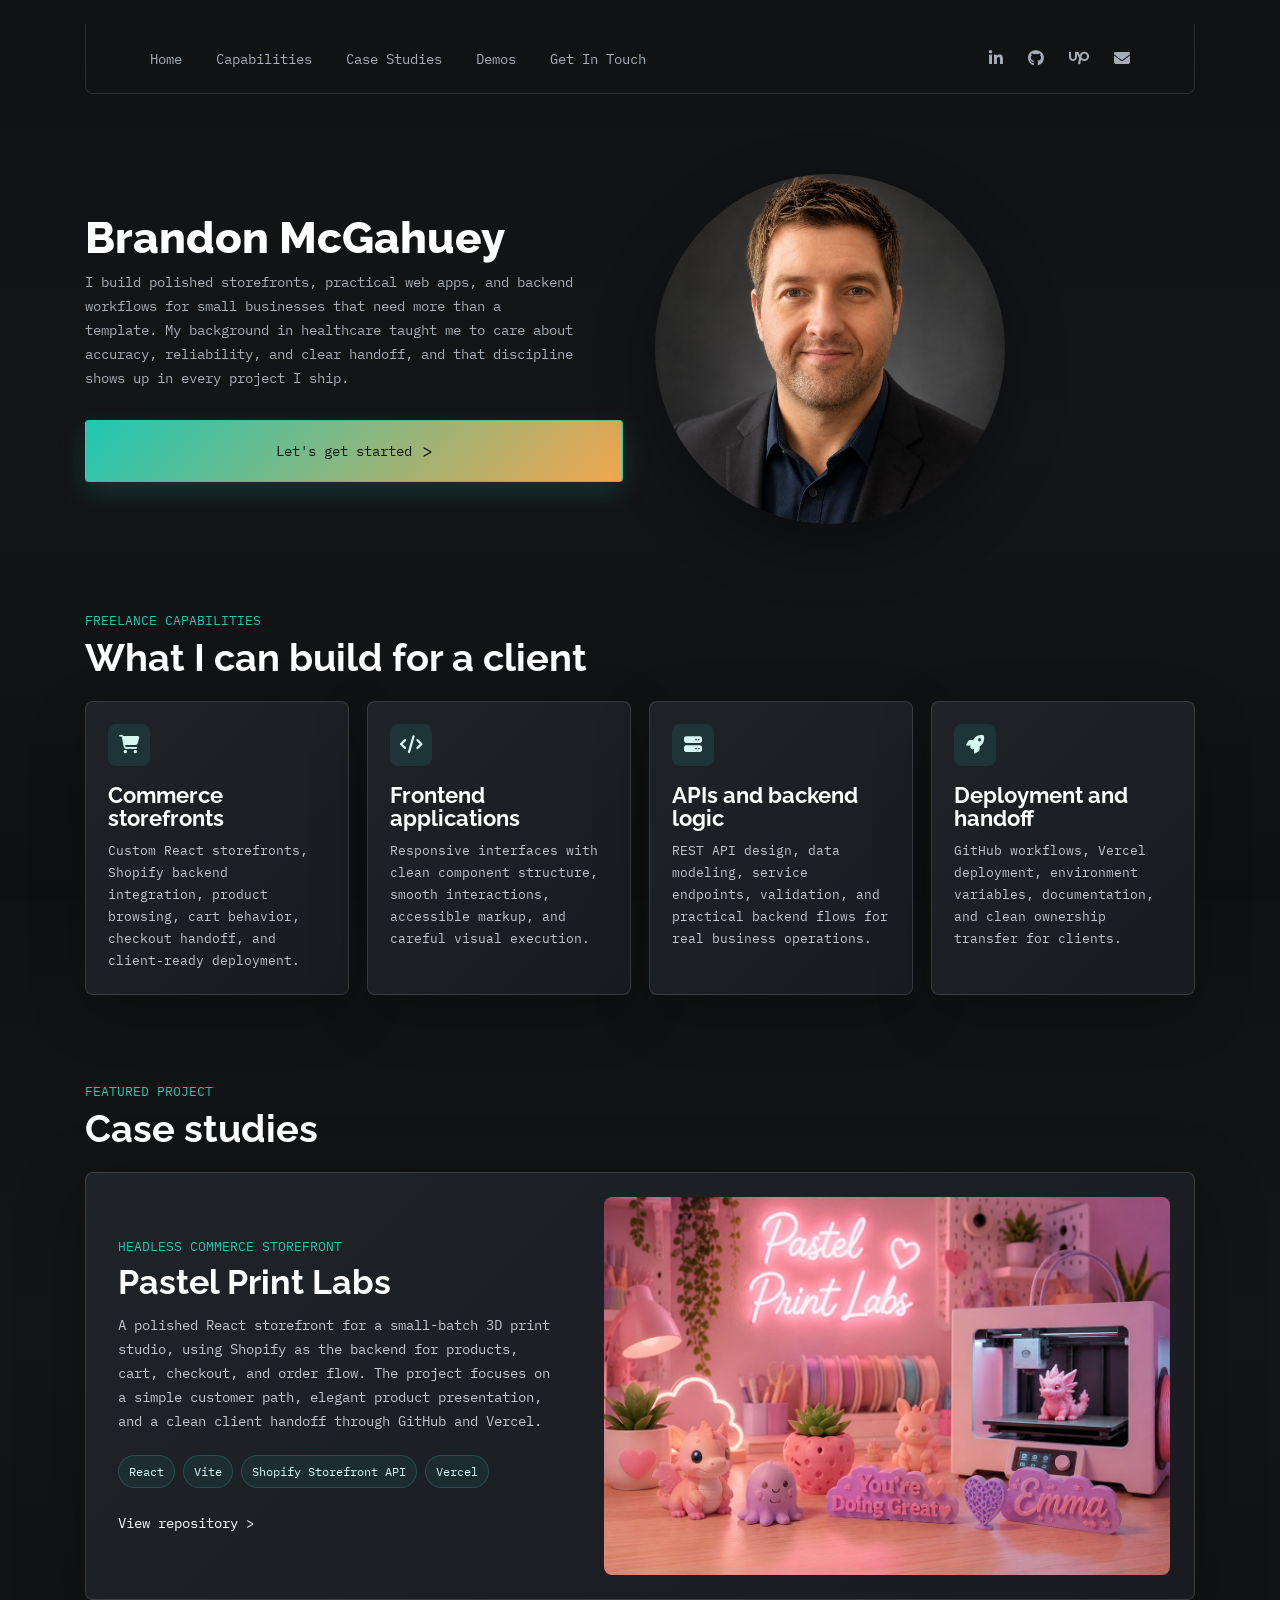
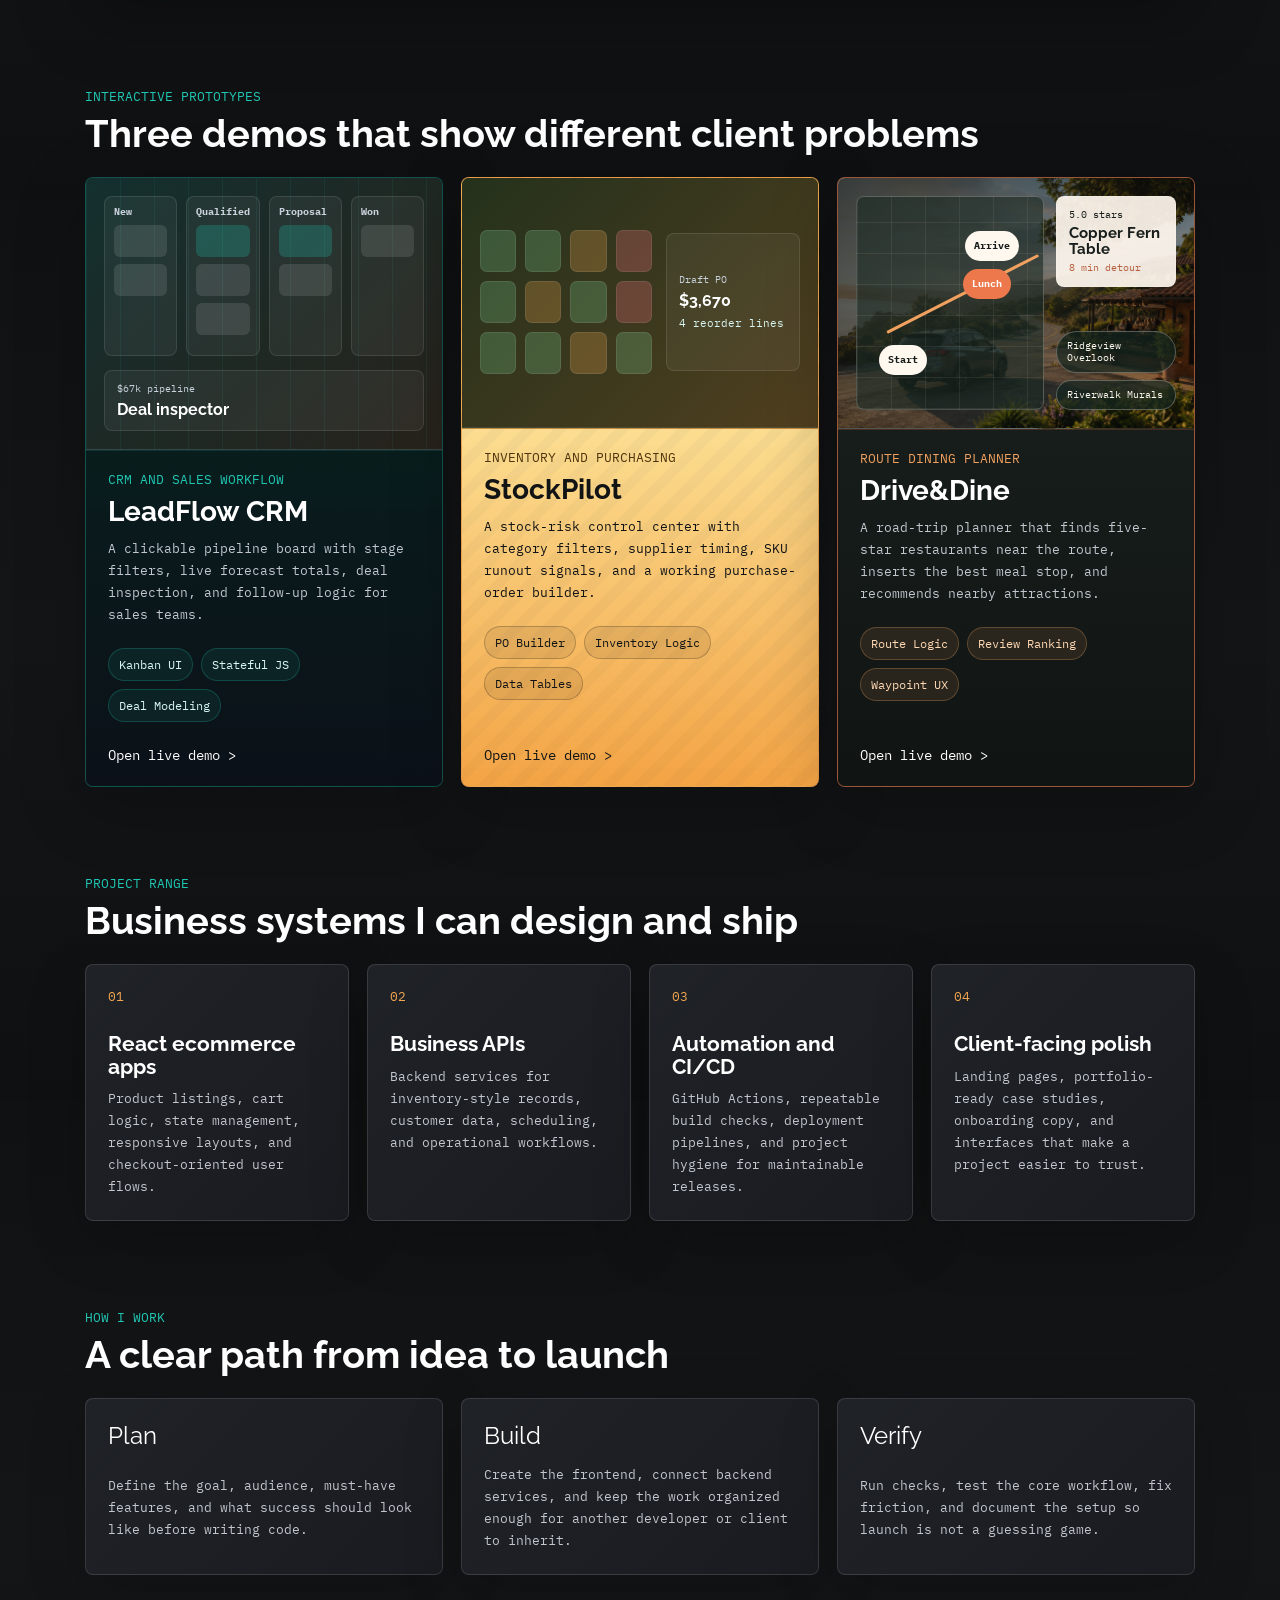
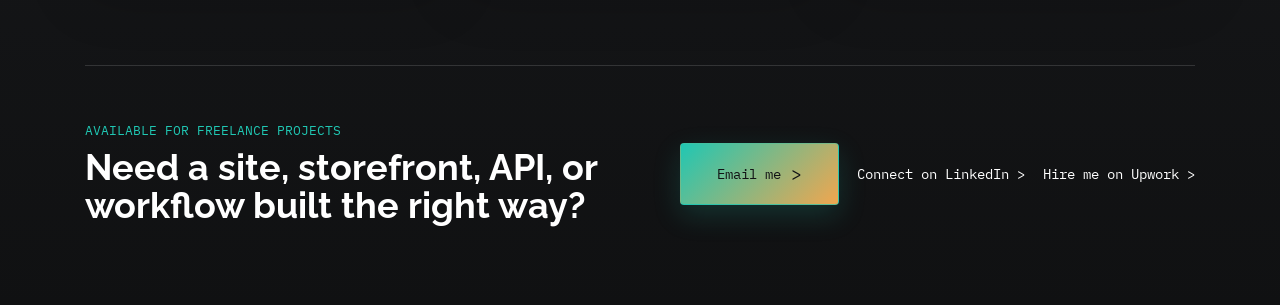
<file: index.html>
<!DOCTYPE html>
<html lang="en">
  <head>
    <!-- ============ Meta / Page Setup ============ -->
    <meta charset="UTF-8" />
    <meta name="viewport" content="width=device-width, initial-scale=1.0" />
    <title>Personal Portfolio</title>

    <!-- ============ Fonts ============ -->
    <link rel="preconnect" href="https://fonts.googleapis.com" />
    <link rel="preconnect" href="https://fonts.gstatic.com" crossorigin />
    <link
      href="https://fonts.googleapis.com/css2?family=IBM+Plex+Mono:wght@400&family=Raleway:wght@800&display=swap"
      rel="stylesheet"
    />

    <!-- ============ Icons (Font Awesome) ============ -->
    <link
      rel="stylesheet"
      href="https://cdnjs.cloudflare.com/ajax/libs/font-awesome/6.5.0/css/all.min.css"
    />

    <!-- ============ CSS ============ -->
    <link rel="stylesheet" href="styles.css" />
  </head>

  <body>
    <!-- ============ Page Wrapper (overall layout container) ============ -->
    <div class="page">
      <!-- ============ Header / Navigation ============ -->
      <header class="site-header">
        <nav class="navbar">
          <!-- Primary Navigation Links -->
          <ul class="nav-links">
            <li><a href="#home">Home</a></li>
            <li><a href="#capabilities">Capabilities</a></li>
            <li><a href="#case-studies">Case Studies</a></li>
            <li><a href="#project-demos">Demos</a></li>
            <li><a href="#contact">Get In Touch</a></li>
          </ul>

          <!-- Social Media Icons -->
          <div class="social-icons">
            <a
              href="https://www.linkedin.com/in/brandon-mcgahuey-cpht-8734a33b2/"
              target="_blank"
              rel="noopener noreferrer"
              aria-label="LinkedIn"
            >
              <i class="fa-brands fa-linkedin-in"></i>
            </a>

            <a
              href="https://github.com/Branded4Lives"
              target="_blank"
              rel="noopener noreferrer"
              aria-label="GitHub"
            >
              <i class="fa-brands fa-github"></i>
            </a>

            <a
              href="https://www.upwork.com/freelancers/~014f712949679f8f4b?mp_source=share"
              target="_blank"
              rel="noopener noreferrer"
              aria-label="Upwork"
            >
              <i class="fa-brands fa-upwork"></i>
            </a>

            <a href="mailto:bmcgahuey@gmail.com" aria-label="Email">
              <i class="fa-solid fa-envelope"></i>
            </a>
          </div>
        </nav>
      </header>

      <!-- ============ Main Content ============ -->
      <main class="main" id="home">
        <!-- ============ Hero Section ============ -->
        <section class="hero">
          <!-- Left Side: Intro Text -->
          <div class="hero-left">
            <h1 class="hero-title">Brandon McGahuey</h1>

            <p class="hero-text">
              I build polished storefronts, practical web apps, and backend
              workflows for small businesses that need more than a template.
              My background in healthcare taught me to care about accuracy,
              reliability, and clear handoff, and that discipline shows up in
              every project I ship.
            </p>

            <!-- Call-to-Action Button/Link -->
            <a class="cta" href="#case-studies">
              Let's get started <span class="cta-arrow">&gt;</span>
            </a>
          </div>

          <!-- Right Side: Profile Image -->
          <div class="hero-right">
            <img
              class="hero-photo"
              src="images/profileimage.png"
              alt="Portrait photo"
            />
          </div>
        </section>

        <!-- ============ Capabilities Section ============ -->
        <section class="capabilities" id="capabilities" aria-label="Capabilities">
          <div class="section-heading">
            <p class="section-kicker">Freelance capabilities</p>
            <h2>What I can build for a client</h2>
          </div>

          <div class="capability-grid">
            <article class="capability-card">
              <i class="fa-solid fa-cart-shopping" aria-hidden="true"></i>
              <h3>Commerce storefronts</h3>
              <p>
                Custom React storefronts, Shopify backend integration, product
                browsing, cart behavior, checkout handoff, and client-ready
                deployment.
              </p>
            </article>

            <article class="capability-card">
              <i class="fa-solid fa-code" aria-hidden="true"></i>
              <h3>Frontend applications</h3>
              <p>
                Responsive interfaces with clean component structure, smooth
                interactions, accessible markup, and careful visual execution.
              </p>
            </article>

            <article class="capability-card">
              <i class="fa-solid fa-server" aria-hidden="true"></i>
              <h3>APIs and backend logic</h3>
              <p>
                REST API design, data modeling, service endpoints, validation,
                and practical backend flows for real business operations.
              </p>
            </article>

            <article class="capability-card">
              <i class="fa-solid fa-rocket" aria-hidden="true"></i>
              <h3>Deployment and handoff</h3>
              <p>
                GitHub workflows, Vercel deployment, environment variables,
                documentation, and clean ownership transfer for clients.
              </p>
            </article>
          </div>
        </section>

        <!-- ============ Case Studies Section ============ -->
        <section class="case-studies" id="case-studies">
          <div class="section-heading">
            <p class="section-kicker">Featured project</p>
            <h2>Case studies</h2>
          </div>

          <article class="case-study-card">
            <div class="case-study-copy">
              <p class="project-type">Headless commerce storefront</p>
              <h3>Pastel Print Labs</h3>

              <p>
                A polished React storefront for a small-batch 3D print studio,
                using Shopify as the backend for products, cart, checkout, and
                order flow. The project focuses on a simple customer path,
                elegant product presentation, and a clean client handoff through
                GitHub and Vercel.
              </p>

              <div class="project-tags" aria-label="Project technologies">
                <span>React</span>
                <span>Vite</span>
                <span>Shopify Storefront API</span>
                <span>Vercel</span>
              </div>

              <div class="project-actions">
                <a
                  class="project-link"
                  href="https://github.com/Branded4Lives/Paste_print_labs_website_storefront"
                  target="_blank"
                  rel="noopener noreferrer"
                >
                  View repository <span aria-hidden="true">&gt;</span>
                </a>
              </div>
            </div>

            <a
              class="case-study-media"
              href="https://github.com/Branded4Lives/Paste_print_labs_website_storefront"
              target="_blank"
              rel="noopener noreferrer"
              aria-label="View Pastel Print Labs repository"
            >
              <img
                src="images/pastel-print-labs.jpg"
                alt="Pastel Print Labs storefront preview"
              />
            </a>
          </article>
        </section>

        <!-- ============ Project Demos Section ============ -->
        <section class="project-demos" id="project-demos">
          <div class="section-heading">
            <p class="section-kicker">Interactive prototypes</p>
            <h2>Three demos that show different client problems</h2>
          </div>

          <div class="demo-project-grid">
            <article class="demo-project-card lead-card">
              <a
                class="demo-preview lead-preview"
                href="projects/leadflow-crm/"
                aria-label="Open LeadFlow CRM demo"
              >
                <div class="preview-pipeline" aria-hidden="true">
                  <div class="preview-column">
                    <strong>New</strong>
                    <span></span>
                    <span></span>
                  </div>
                  <div class="preview-column">
                    <strong>Qualified</strong>
                    <span></span>
                    <span></span>
                    <span></span>
                  </div>
                  <div class="preview-column">
                    <strong>Proposal</strong>
                    <span></span>
                    <span></span>
                  </div>
                  <div class="preview-column">
                    <strong>Won</strong>
                    <span></span>
                  </div>
                </div>
                <div class="preview-inspector" aria-hidden="true">
                  <span>$67k pipeline</span>
                  <strong>Deal inspector</strong>
                </div>
              </a>

              <div class="demo-project-copy">
                <p class="project-type">CRM and sales workflow</p>
                <h3>LeadFlow CRM</h3>
                <p>
                  A clickable pipeline board with stage filters, live forecast
                  totals, deal inspection, and follow-up logic for sales teams.
                </p>
                <div class="project-tags">
                  <span>Kanban UI</span>
                  <span>Stateful JS</span>
                  <span>Deal Modeling</span>
                </div>
                <a class="project-link" href="projects/leadflow-crm/">
                  Open live demo <span aria-hidden="true">&gt;</span>
                </a>
              </div>
            </article>

            <article class="demo-project-card inventory-card">
              <a
                class="demo-preview inventory-preview"
                href="projects/stockpilot-inventory/"
                aria-label="Open StockPilot inventory demo"
              >
                <div class="preview-warehouse" aria-hidden="true">
                  <span class="ok"></span>
                  <span class="ok"></span>
                  <span class="watch"></span>
                  <span class="critical"></span>
                  <span class="ok"></span>
                  <span class="watch"></span>
                  <span class="ok"></span>
                  <span class="critical"></span>
                  <span class="ok"></span>
                  <span class="ok"></span>
                  <span class="watch"></span>
                  <span class="ok"></span>
                </div>
                <div class="preview-po" aria-hidden="true">
                  <span>Draft PO</span>
                  <strong>$3,670</strong>
                  <em>4 reorder lines</em>
                </div>
              </a>

              <div class="demo-project-copy">
                <p class="project-type">Inventory and purchasing</p>
                <h3>StockPilot</h3>
                <p>
                  A stock-risk control center with category filters, supplier
                  timing, SKU runout signals, and a working purchase-order
                  builder.
                </p>
                <div class="project-tags">
                  <span>PO Builder</span>
                  <span>Inventory Logic</span>
                  <span>Data Tables</span>
                </div>
                <a class="project-link" href="projects/stockpilot-inventory/">
                  Open live demo <span aria-hidden="true">&gt;</span>
                </a>
              </div>
            </article>

            <article class="demo-project-card drive-card">
              <a
                class="demo-preview drive-preview"
                href="projects/drive-dine/"
                aria-label="Open Drive&Dine demo"
              >
                <div class="preview-drive-map" aria-hidden="true">
                  <span class="preview-drive-route"></span>
                  <b class="preview-drive-pin start">Start</b>
                  <b class="preview-drive-pin meal">Lunch</b>
                  <b class="preview-drive-pin end">Arrive</b>
                </div>
                <div class="preview-drive-card" aria-hidden="true">
                  <span>5.0 stars</span>
                  <strong>Copper Fern Table</strong>
                  <em>8 min detour</em>
                </div>
                <div class="preview-drive-attractions" aria-hidden="true">
                  <span>Ridgeview Overlook</span>
                  <span>Riverwalk Murals</span>
                </div>
              </a>

              <div class="demo-project-copy">
                <p class="project-type">Route dining planner</p>
                <h3>Drive&amp;Dine</h3>
                <p>
                  A road-trip planner that finds five-star restaurants near the
                  route, inserts the best meal stop, and recommends nearby
                  attractions.
                </p>
                <div class="project-tags">
                  <span>Route Logic</span>
                  <span>Review Ranking</span>
                  <span>Waypoint UX</span>
                </div>
                <a class="project-link" href="projects/drive-dine/">
                  Open live demo <span aria-hidden="true">&gt;</span>
                </a>
              </div>
            </article>
          </div>
        </section>

        <!-- ============ Project Range Section ============ -->
        <section class="project-range" id="project-range">
          <div class="section-heading">
            <p class="section-kicker">Project range</p>
            <h2>Business systems I can design and ship</h2>
          </div>

          <div class="range-grid">
            <article class="range-card">
              <span>01</span>
              <h3>React ecommerce apps</h3>
              <p>
                Product listings, cart logic, state management, responsive layouts,
                and checkout-oriented user flows.
              </p>
            </article>

            <article class="range-card">
              <span>02</span>
              <h3>Business APIs</h3>
              <p>
                Backend services for inventory-style records, customer data,
                scheduling, and operational workflows.
              </p>
            </article>

            <article class="range-card">
              <span>03</span>
              <h3>Automation and CI/CD</h3>
              <p>
                GitHub Actions, repeatable build checks, deployment pipelines,
                and project hygiene for maintainable releases.
              </p>
            </article>

            <article class="range-card">
              <span>04</span>
              <h3>Client-facing polish</h3>
              <p>
                Landing pages, portfolio-ready case studies, onboarding copy,
                and interfaces that make a project easier to trust.
              </p>
            </article>
          </div>
        </section>

        <!-- ============ Process Section ============ -->
        <section class="process" id="process">
          <div class="section-heading">
            <p class="section-kicker">How I work</p>
            <h2>A clear path from idea to launch</h2>
          </div>

          <div class="process-list">
            <article class="process-step">
              <span>Plan</span>
              <p>
                Define the goal, audience, must-have features, and what success
                should look like before writing code.
              </p>
            </article>

            <article class="process-step">
              <span>Build</span>
              <p>
                Create the frontend, connect backend services, and keep the work
                organized enough for another developer or client to inherit.
              </p>
            </article>

            <article class="process-step">
              <span>Verify</span>
              <p>
                Run checks, test the core workflow, fix friction, and document
                the setup so launch is not a guessing game.
              </p>
            </article>
          </div>
        </section>

        <!-- ============ Contact Section ============ -->
        <section class="contact-section" id="contact">
          <div>
            <p class="section-kicker">Available for freelance projects</p>
            <h2>Need a site, storefront, API, or workflow built the right way?</h2>
          </div>

          <div class="contact-actions">
            <a class="cta" href="mailto:bmcgahuey@gmail.com">
              Email me <span class="cta-arrow">&gt;</span>
            </a>
            <a
              class="project-link"
              href="https://www.linkedin.com/in/brandon-mcgahuey-cpht-8734a33b2/"
              target="_blank"
              rel="noopener noreferrer"
            >
              Connect on LinkedIn <span aria-hidden="true">&gt;</span>
            </a>
            <a
              class="project-link"
              href="https://www.upwork.com/freelancers/~014f712949679f8f4b?mp_source=share"
              target="_blank"
              rel="noopener noreferrer"
            >
              Hire me on Upwork <span aria-hidden="true">&gt;</span>
            </a>
          </div>
        </section>
      </main>
    </div>
  </body>
</html>
</file>
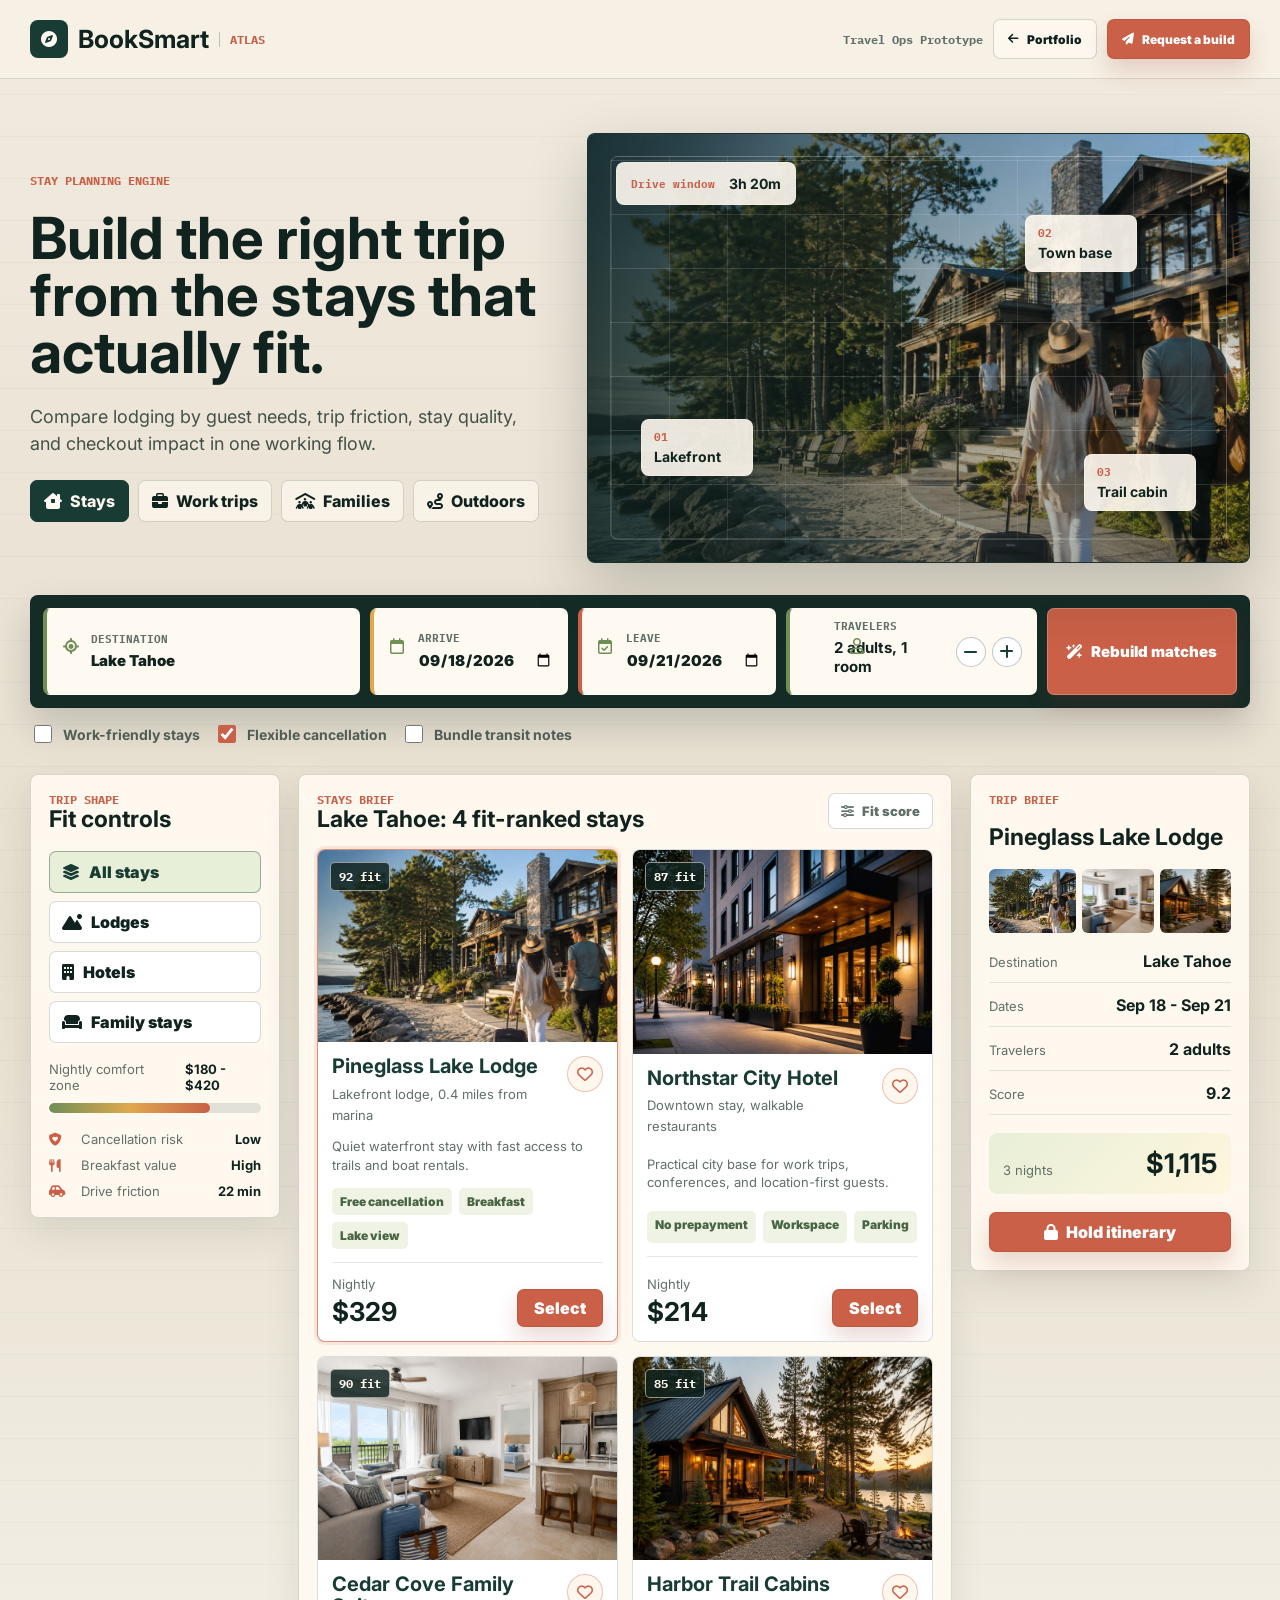
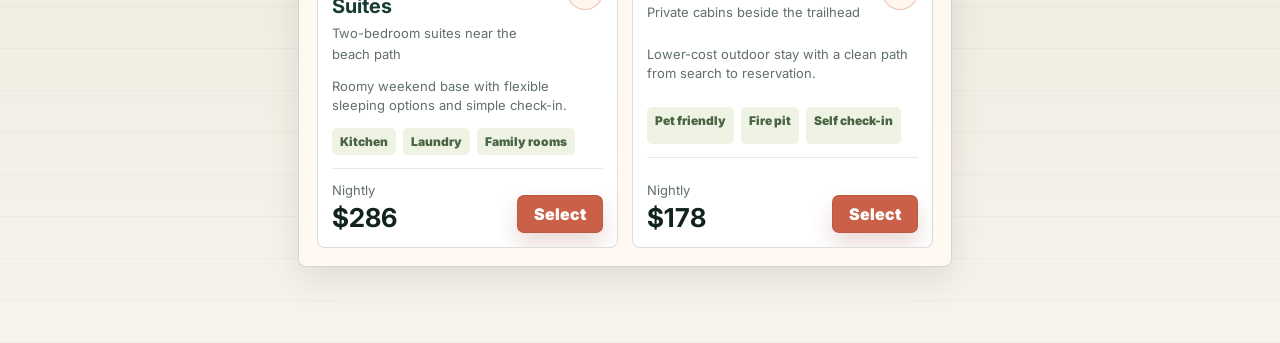
<file: projects/booksmart-scheduler/index.html>
<!DOCTYPE html>
<html lang="en">
  <head>
    <meta charset="UTF-8" />
    <meta name="viewport" content="width=device-width, initial-scale=1.0" />
    <title>BookSmart Atlas Demo</title>
    <link rel="preconnect" href="https://fonts.googleapis.com" />
    <link rel="preconnect" href="https://fonts.gstatic.com" crossorigin />
    <link
      href="https://fonts.googleapis.com/css2?family=IBM+Plex+Mono:wght@400;700&family=Inter:wght@500;600;700;800;900&display=swap"
      rel="stylesheet"
    />
    <link
      rel="stylesheet"
      href="https://cdnjs.cloudflare.com/ajax/libs/font-awesome/6.5.0/css/all.min.css"
    />
    <link rel="stylesheet" href="../assets/demo.css" />
  </head>

  <body class="atlas-demo">
    <header class="atlas-header">
      <div class="atlas-shell atlas-nav">
        <a class="atlas-brand" href="../../">
          <span><i class="fa-solid fa-compass" aria-hidden="true"></i></span>
          <strong>BookSmart</strong>
          <small>Atlas</small>
        </a>

        <div class="atlas-nav-actions">
          <span>Travel Ops Prototype</span>
          <a class="atlas-link" href="../../#project-demos">
            <i class="fa-solid fa-arrow-left" aria-hidden="true"></i>
            Portfolio
          </a>
          <a class="atlas-cta" href="mailto:bmcgahuey@gmail.com">
            <i class="fa-solid fa-paper-plane" aria-hidden="true"></i>
            Request a build
          </a>
        </div>
      </div>
    </header>

    <main>
      <section class="atlas-shell atlas-hero">
        <div class="atlas-hero-copy">
          <p class="atlas-kicker">Stay planning engine</p>
          <h1>Build the right trip from the stays that actually fit.</h1>
          <span>
            Compare lodging by guest needs, trip friction, stay quality, and
            checkout impact in one working flow.
          </span>

          <div class="travel-modes" aria-label="Trip modes">
            <button class="active" type="button" data-travel-tab="Stays">
              <i class="fa-solid fa-house-chimney-window" aria-hidden="true"></i>
              Stays
            </button>
            <button type="button" data-travel-tab="Work trips">
              <i class="fa-solid fa-briefcase" aria-hidden="true"></i>
              Work trips
            </button>
            <button type="button" data-travel-tab="Families">
              <i class="fa-solid fa-people-roof" aria-hidden="true"></i>
              Families
            </button>
            <button type="button" data-travel-tab="Outdoors">
              <i class="fa-solid fa-route" aria-hidden="true"></i>
              Outdoors
            </button>
          </div>
        </div>

        <aside class="atlas-board" aria-label="Lake Tahoe stay map">
          <img
            src="../../images/booksmart-stays-hero.jpg"
            alt="Travelers arriving at a lakeside lodge"
          />
          <div class="map-grid" aria-hidden="true"></div>
          <div class="map-pin pin-lake">
            <span>01</span>
            <strong>Lakefront</strong>
          </div>
          <div class="map-pin pin-town">
            <span>02</span>
            <strong>Town base</strong>
          </div>
          <div class="map-pin pin-trail">
            <span>03</span>
            <strong>Trail cabin</strong>
          </div>
          <div class="route-note">
            <span>Drive window</span>
            <strong>3h 20m</strong>
          </div>
        </aside>
      </section>

      <section class="atlas-shell atlas-search-wrap" aria-label="Trip search">
        <form class="atlas-search" id="booking-search">
          <label class="atlas-field destination-field">
            <span>Destination</span>
            <i class="fa-solid fa-location-crosshairs" aria-hidden="true"></i>
            <input id="destination-input" value="Lake Tahoe" aria-label="Destination" />
          </label>

          <label class="atlas-field">
            <span>Arrive</span>
            <i class="fa-regular fa-calendar" aria-hidden="true"></i>
            <input id="checkin-input" type="date" value="2026-09-18" aria-label="Arrival date" />
          </label>

          <label class="atlas-field">
            <span>Leave</span>
            <i class="fa-regular fa-calendar-check" aria-hidden="true"></i>
            <input id="checkout-input" type="date" value="2026-09-21" aria-label="Departure date" />
          </label>

          <div class="atlas-field guest-field">
            <span>Travelers</span>
            <i class="fa-regular fa-user" aria-hidden="true"></i>
            <strong id="guest-label">2 adults, 1 room</strong>
            <div class="guest-stepper" aria-label="Traveler controls">
              <button type="button" id="remove-guest" aria-label="Remove traveler">
                <i class="fa-solid fa-minus" aria-hidden="true"></i>
              </button>
              <button type="button" id="add-guest" aria-label="Add traveler">
                <i class="fa-solid fa-plus" aria-hidden="true"></i>
              </button>
            </div>
          </div>

          <button class="atlas-submit" type="submit">
            <i class="fa-solid fa-wand-magic-sparkles" aria-hidden="true"></i>
            Rebuild matches
          </button>
        </form>

        <div class="atlas-switches" aria-label="Trip options">
          <label><input type="checkbox" /> Work-friendly stays</label>
          <label><input type="checkbox" checked /> Flexible cancellation</label>
          <label><input type="checkbox" /> Bundle transit notes</label>
        </div>
      </section>

      <section class="atlas-shell atlas-workspace">
        <aside class="atlas-panel planning-panel">
          <div>
            <p class="atlas-kicker">Trip shape</p>
            <h2>Fit controls</h2>
          </div>

          <div class="atlas-filter-group" aria-label="Stay type filters">
            <button class="active" type="button" data-stay-filter="all">
              <i class="fa-solid fa-layer-group" aria-hidden="true"></i>
              All stays
            </button>
            <button type="button" data-stay-filter="lodge">
              <i class="fa-solid fa-mountain-sun" aria-hidden="true"></i>
              Lodges
            </button>
            <button type="button" data-stay-filter="hotel">
              <i class="fa-solid fa-building" aria-hidden="true"></i>
              Hotels
            </button>
            <button type="button" data-stay-filter="family">
              <i class="fa-solid fa-couch" aria-hidden="true"></i>
              Family stays
            </button>
          </div>

          <div class="fit-meter" aria-label="Budget balance">
            <div>
              <span>Nightly comfort zone</span>
              <strong>$180 - $420</strong>
            </div>
            <div class="fit-track"><span></span></div>
          </div>

          <div class="planning-list">
            <div>
              <i class="fa-solid fa-shield-heart" aria-hidden="true"></i>
              <span>Cancellation risk</span>
              <strong>Low</strong>
            </div>
            <div>
              <i class="fa-solid fa-utensils" aria-hidden="true"></i>
              <span>Breakfast value</span>
              <strong>High</strong>
            </div>
            <div>
              <i class="fa-solid fa-car-side" aria-hidden="true"></i>
              <span>Drive friction</span>
              <strong>22 min</strong>
            </div>
          </div>
        </aside>

        <section class="atlas-panel atlas-results">
          <div class="results-heading">
            <div>
              <p class="atlas-kicker" id="active-tab-label">Stays brief</p>
              <h2 id="results-title">Lake Tahoe: 4 fit-ranked stays</h2>
            </div>
            <div class="sort-pill">
              <i class="fa-solid fa-sliders" aria-hidden="true"></i>
              Fit score
            </div>
          </div>

          <div class="retreat-grid" id="stay-list">
            <article
              class="retreat-card selected"
              data-stay-type="lodge"
              data-name="Pineglass Lake Lodge"
              data-price="329"
              data-rating="9.2"
            >
              <div class="retreat-media">
                <img src="../../images/booksmart-stays-hero.jpg" alt="Pineglass Lake Lodge" />
                <span class="fit-score">92 fit</span>
              </div>
              <div class="retreat-body">
                <div class="retreat-title-row">
                  <div>
                    <h3>Pineglass Lake Lodge</h3>
                    <span>Lakefront lodge, 0.4 miles from marina</span>
                  </div>
                  <button class="heart-button" type="button" aria-label="Save Pineglass Lake Lodge">
                    <i class="fa-regular fa-heart" aria-hidden="true"></i>
                  </button>
                </div>
                <p>Quiet waterfront stay with fast access to trails and boat rentals.</p>
                <div class="retreat-badges">
                  <span>Free cancellation</span>
                  <span>Breakfast</span>
                  <span>Lake view</span>
                </div>
                <div class="retreat-footer">
                  <div>
                    <span>Nightly</span>
                    <strong>$329</strong>
                  </div>
                  <button class="select-stay" type="button">Select</button>
                </div>
              </div>
            </article>

            <article
              class="retreat-card"
              data-stay-type="hotel"
              data-name="Northstar City Hotel"
              data-price="214"
              data-rating="8.7"
            >
              <div class="retreat-media">
                <img src="../../images/booksmart-city-hotel.jpg" alt="Northstar City Hotel" />
                <span class="fit-score">87 fit</span>
              </div>
              <div class="retreat-body">
                <div class="retreat-title-row">
                  <div>
                    <h3>Northstar City Hotel</h3>
                    <span>Downtown stay, walkable restaurants</span>
                  </div>
                  <button class="heart-button" type="button" aria-label="Save Northstar City Hotel">
                    <i class="fa-regular fa-heart" aria-hidden="true"></i>
                  </button>
                </div>
                <p>Practical city base for work trips, conferences, and location-first guests.</p>
                <div class="retreat-badges">
                  <span>No prepayment</span>
                  <span>Workspace</span>
                  <span>Parking</span>
                </div>
                <div class="retreat-footer">
                  <div>
                    <span>Nightly</span>
                    <strong>$214</strong>
                  </div>
                  <button class="select-stay" type="button">Select</button>
                </div>
              </div>
            </article>

            <article
              class="retreat-card"
              data-stay-type="family"
              data-name="Cedar Cove Family Suites"
              data-price="286"
              data-rating="9.0"
            >
              <div class="retreat-media">
                <img src="../../images/booksmart-family-suite.jpg" alt="Cedar Cove Family Suites" />
                <span class="fit-score">90 fit</span>
              </div>
              <div class="retreat-body">
                <div class="retreat-title-row">
                  <div>
                    <h3>Cedar Cove Family Suites</h3>
                    <span>Two-bedroom suites near the beach path</span>
                  </div>
                  <button class="heart-button" type="button" aria-label="Save Cedar Cove Family Suites">
                    <i class="fa-regular fa-heart" aria-hidden="true"></i>
                  </button>
                </div>
                <p>Roomy weekend base with flexible sleeping options and simple check-in.</p>
                <div class="retreat-badges">
                  <span>Kitchen</span>
                  <span>Laundry</span>
                  <span>Family rooms</span>
                </div>
                <div class="retreat-footer">
                  <div>
                    <span>Nightly</span>
                    <strong>$286</strong>
                  </div>
                  <button class="select-stay" type="button">Select</button>
                </div>
              </div>
            </article>

            <article
              class="retreat-card"
              data-stay-type="lodge"
              data-name="Harbor Trail Cabins"
              data-price="178"
              data-rating="8.5"
            >
              <div class="retreat-media">
                <img src="../../images/booksmart-trail-cabin.jpg" alt="Harbor Trail Cabins" />
                <span class="fit-score">85 fit</span>
              </div>
              <div class="retreat-body">
                <div class="retreat-title-row">
                  <div>
                    <h3>Harbor Trail Cabins</h3>
                    <span>Private cabins beside the trailhead</span>
                  </div>
                  <button class="heart-button" type="button" aria-label="Save Harbor Trail Cabins">
                    <i class="fa-regular fa-heart" aria-hidden="true"></i>
                  </button>
                </div>
                <p>Lower-cost outdoor stay with a clean path from search to reservation.</p>
                <div class="retreat-badges">
                  <span>Pet friendly</span>
                  <span>Fire pit</span>
                  <span>Self check-in</span>
                </div>
                <div class="retreat-footer">
                  <div>
                    <span>Nightly</span>
                    <strong>$178</strong>
                  </div>
                  <button class="select-stay" type="button">Select</button>
                </div>
              </div>
            </article>
          </div>
        </section>

        <aside class="atlas-panel trip-ledger" aria-live="polite">
          <p class="atlas-kicker">Trip brief</p>
          <h2 id="summary-stay">Pineglass Lake Lodge</h2>
          <div class="ledger-images" aria-hidden="true">
            <span></span>
            <span></span>
            <span></span>
          </div>
          <div class="summary-lines">
            <div>
              <span>Destination</span>
              <strong id="summary-destination">Lake Tahoe</strong>
            </div>
            <div>
              <span>Dates</span>
              <strong id="summary-dates">Sep 18 - Sep 21</strong>
            </div>
            <div>
              <span>Travelers</span>
              <strong id="summary-guests">2 adults</strong>
            </div>
            <div>
              <span>Score</span>
              <strong id="summary-rating">9.2</strong>
            </div>
          </div>
          <div class="summary-total">
            <span id="summary-nights">3 nights</span>
            <strong id="summary-total">$1,115</strong>
          </div>
          <button class="atlas-cta full-width" type="button">
            <i class="fa-solid fa-lock" aria-hidden="true"></i>
            Hold itinerary
          </button>
        </aside>
      </section>
    </main>

    <script>
      const travelTabs = document.querySelectorAll("[data-travel-tab]");
      const activeTabLabel = document.querySelector("#active-tab-label");
      const destinationInput = document.querySelector("#destination-input");
      const checkinInput = document.querySelector("#checkin-input");
      const checkoutInput = document.querySelector("#checkout-input");
      const bookingSearch = document.querySelector("#booking-search");
      const guestLabel = document.querySelector("#guest-label");
      const summaryGuests = document.querySelector("#summary-guests");
      const addGuest = document.querySelector("#add-guest");
      const removeGuest = document.querySelector("#remove-guest");
      const filterButtons = document.querySelectorAll("[data-stay-filter]");
      const stayCards = document.querySelectorAll(".retreat-card");
      const resultsTitle = document.querySelector("#results-title");
      const summaryStay = document.querySelector("#summary-stay");
      const summaryDestination = document.querySelector("#summary-destination");
      const summaryDates = document.querySelector("#summary-dates");
      const summaryRating = document.querySelector("#summary-rating");
      const summaryNights = document.querySelector("#summary-nights");
      const summaryTotal = document.querySelector("#summary-total");
      const formatter = new Intl.NumberFormat("en-US", {
        style: "currency",
        currency: "USD",
        maximumFractionDigits: 0,
      });
      let guests = 2;
      let selectedNightlyRate = 329;

      function formatDateRange() {
        const checkin = new Date(`${checkinInput.value}T00:00:00`);
        const checkout = new Date(`${checkoutInput.value}T00:00:00`);
        const dateFormat = new Intl.DateTimeFormat("en-US", {
          month: "short",
          day: "numeric",
        });

        if (Number.isNaN(checkin.getTime()) || Number.isNaN(checkout.getTime())) {
          return { label: "Select dates", nights: 1 };
        }

        const msPerNight = 1000 * 60 * 60 * 24;
        const nights = Math.max(1, Math.round((checkout - checkin) / msPerNight));
        return {
          label: `${dateFormat.format(checkin)} - ${dateFormat.format(checkout)}`,
          nights,
        };
      }

      function updateTripMath() {
        const dateRange = formatDateRange();
        const taxesAndFees = 128;
        summaryDates.textContent = dateRange.label;
        summaryNights.textContent = `${dateRange.nights} ${dateRange.nights === 1 ? "night" : "nights"}`;
        summaryTotal.textContent = formatter.format(selectedNightlyRate * dateRange.nights + taxesAndFees);
      }

      function updateGuests() {
        guestLabel.textContent = `${guests} ${guests === 1 ? "adult" : "adults"}, 1 room`;
        summaryGuests.textContent = `${guests} ${guests === 1 ? "adult" : "adults"}`;
      }

      function updateResultsTitle() {
        const visibleCount = Array.from(stayCards).filter((card) => !card.hidden).length;
        const destination = destinationInput.value.trim() || "Anywhere";
        resultsTitle.textContent = `${destination}: ${visibleCount} fit-ranked ${visibleCount === 1 ? "stay" : "stays"}`;
        summaryDestination.textContent = destination;
      }

      function selectStay(card) {
        stayCards.forEach((stay) => stay.classList.toggle("selected", stay === card));
        selectedNightlyRate = Number(card.dataset.price);
        summaryStay.textContent = card.dataset.name;
        summaryRating.textContent = card.dataset.rating;
        updateTripMath();
      }

      travelTabs.forEach((button) => {
        button.addEventListener("click", () => {
          travelTabs.forEach((tab) => tab.classList.toggle("active", tab === button));
          activeTabLabel.textContent = `${button.dataset.travelTab} brief`;
        });
      });

      addGuest.addEventListener("click", () => {
        guests = Math.min(8, guests + 1);
        updateGuests();
      });

      removeGuest.addEventListener("click", () => {
        guests = Math.max(1, guests - 1);
        updateGuests();
      });

      filterButtons.forEach((button) => {
        button.addEventListener("click", () => {
          filterButtons.forEach((filter) => filter.classList.toggle("active", filter === button));
          const filter = button.dataset.stayFilter;
          stayCards.forEach((card) => {
            card.hidden = filter !== "all" && card.dataset.stayType !== filter;
          });

          const firstVisible = Array.from(stayCards).find((card) => !card.hidden);
          if (firstVisible) {
            selectStay(firstVisible);
          }
          updateResultsTitle();
        });
      });

      document.querySelectorAll(".select-stay").forEach((button) => {
        button.addEventListener("click", () => {
          selectStay(button.closest(".retreat-card"));
        });
      });

      document.querySelectorAll(".heart-button").forEach((button) => {
        button.addEventListener("click", () => {
          button.classList.toggle("saved");
          const icon = button.querySelector("i");
          icon.classList.toggle("fa-regular");
          icon.classList.toggle("fa-solid");
        });
      });

      bookingSearch.addEventListener("submit", (event) => {
        event.preventDefault();
        updateResultsTitle();
        updateTripMath();
      });

      checkinInput.addEventListener("change", updateTripMath);
      checkoutInput.addEventListener("change", updateTripMath);
      destinationInput.addEventListener("input", updateResultsTitle);

      selectStay(document.querySelector(".retreat-card"));
      updateGuests();
      updateResultsTitle();
      updateTripMath();
    </script>
  </body>
</html>
</file>
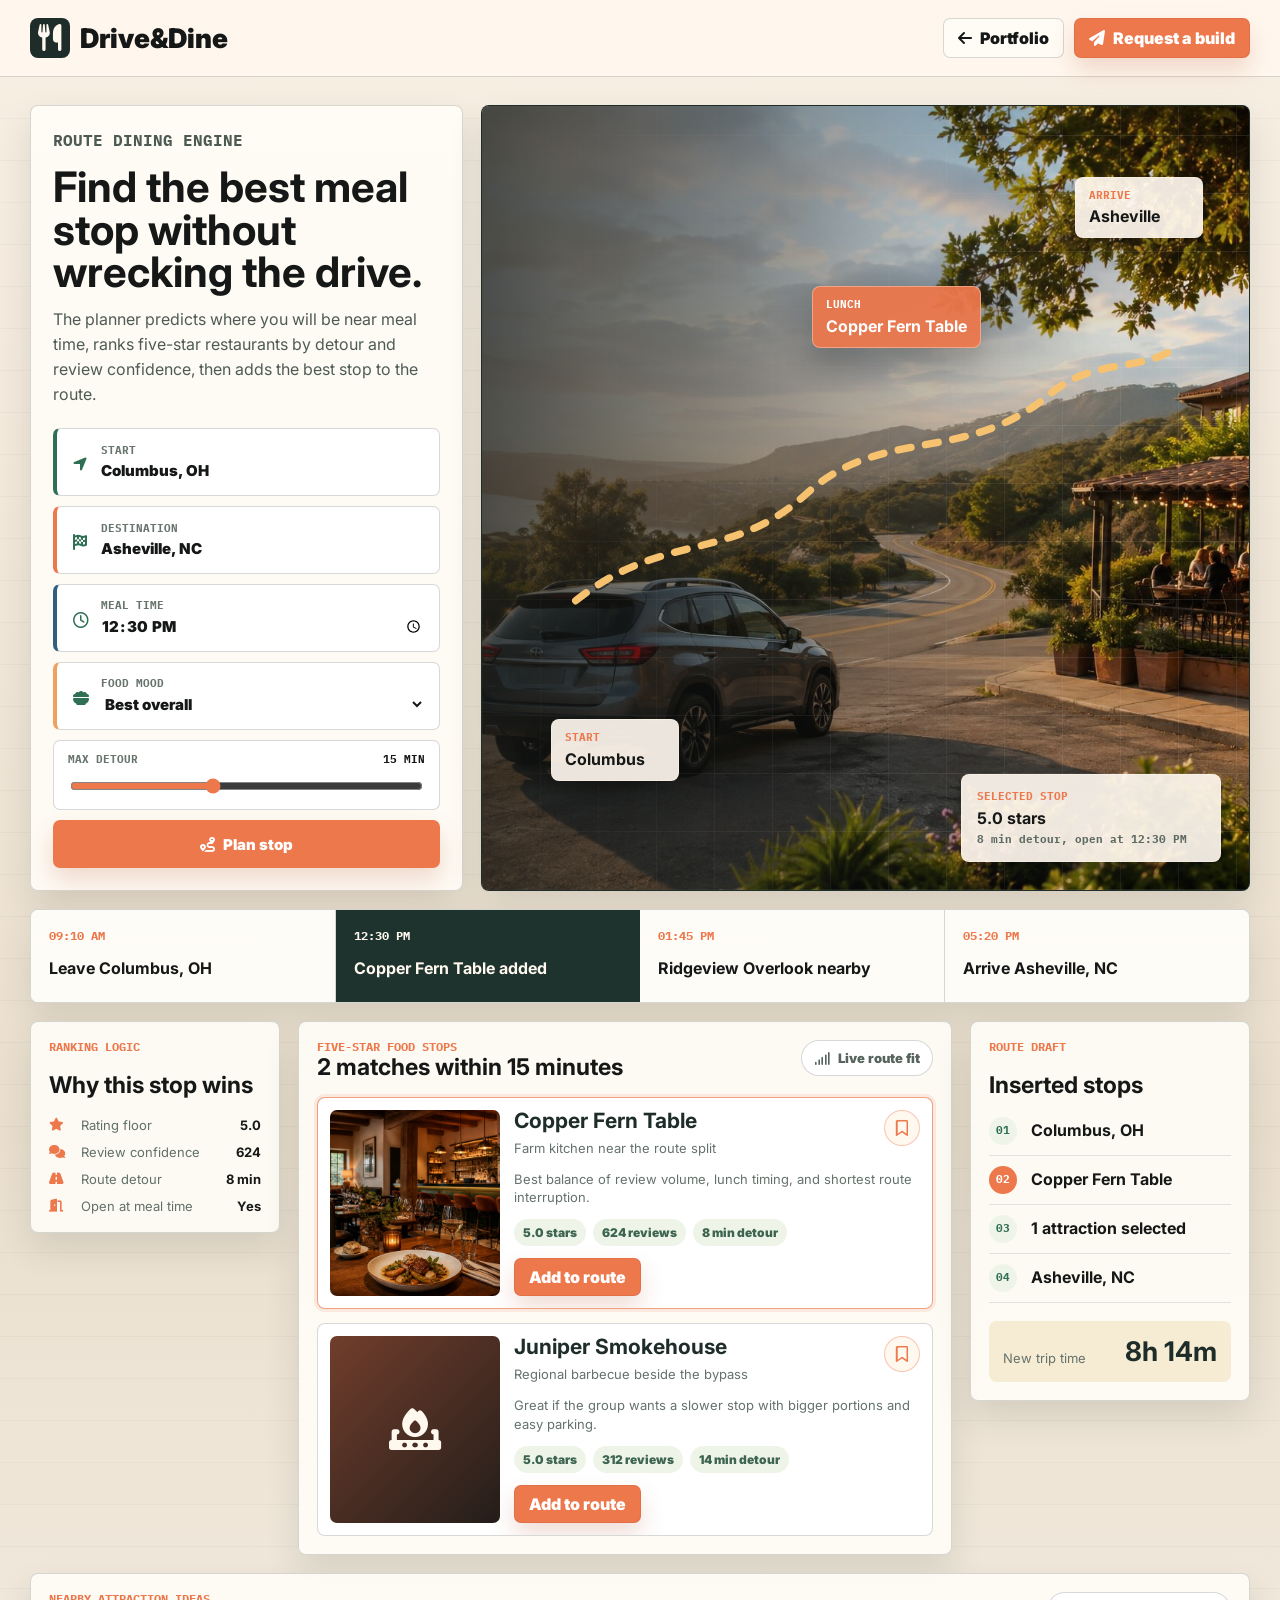
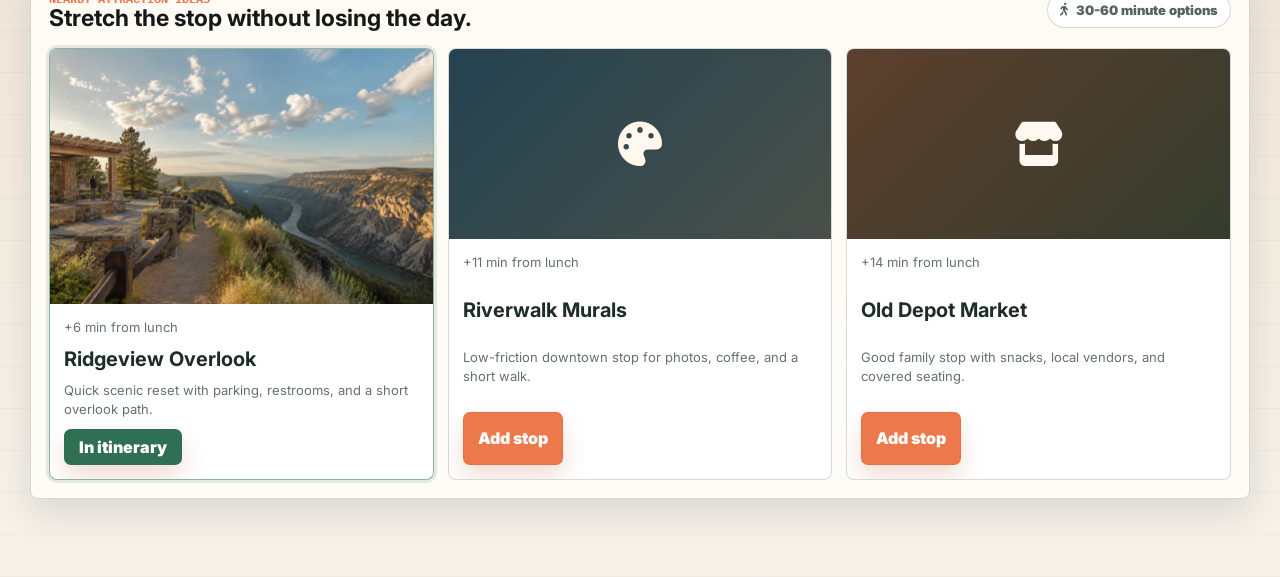
<file: projects/drive-dine/index.html>
<!DOCTYPE html>
<html lang="en">
  <head>
    <meta charset="UTF-8" />
    <meta name="viewport" content="width=device-width, initial-scale=1.0" />
    <title>Drive&amp;Dine Demo</title>
    <link rel="preconnect" href="https://fonts.googleapis.com" />
    <link rel="preconnect" href="https://fonts.gstatic.com" crossorigin />
    <link
      href="https://fonts.googleapis.com/css2?family=IBM+Plex+Mono:wght@400;700&family=Inter:wght@500;600;700;800;900&display=swap"
      rel="stylesheet"
    />
    <link
      rel="stylesheet"
      href="https://cdnjs.cloudflare.com/ajax/libs/font-awesome/6.5.0/css/all.min.css"
    />
    <link rel="stylesheet" href="../assets/demo.css" />
  </head>

  <body class="drive-demo">
    <header class="drive-header">
      <nav class="drive-shell drive-nav" aria-label="Drive&Dine navigation">
        <a class="drive-brand" href="../../">
          <span><i class="fa-solid fa-utensils" aria-hidden="true"></i></span>
          Drive&amp;Dine
        </a>

        <div class="drive-nav-actions">
          <a class="drive-ghost" href="../../#project-demos">
            <i class="fa-solid fa-arrow-left" aria-hidden="true"></i>
            Portfolio
          </a>
          <a class="drive-solid" href="mailto:bmcgahuey@gmail.com">
            <i class="fa-solid fa-paper-plane" aria-hidden="true"></i>
            Request a build
          </a>
        </div>
      </nav>
    </header>

    <main class="drive-shell drive-app">
      <section class="route-planner" aria-label="Route planner">
        <div class="planner-copy">
          <p class="drive-kicker">Route dining engine</p>
          <h1>Find the best meal stop without wrecking the drive.</h1>
          <p>
            The planner predicts where you will be near meal time, ranks
            five-star restaurants by detour and review confidence, then adds the
            best stop to the route.
          </p>
        </div>

        <form class="drive-form" id="drive-form">
          <label class="drive-field">
            <span>Start</span>
            <i class="fa-solid fa-location-arrow" aria-hidden="true"></i>
            <input id="origin-input" value="Columbus, OH" aria-label="Starting point" />
          </label>

          <label class="drive-field">
            <span>Destination</span>
            <i class="fa-solid fa-flag-checkered" aria-hidden="true"></i>
            <input id="destination-input" value="Asheville, NC" aria-label="Destination" />
          </label>

          <label class="drive-field">
            <span>Meal time</span>
            <i class="fa-regular fa-clock" aria-hidden="true"></i>
            <input id="meal-time-input" type="time" value="12:30" aria-label="Meal time" />
          </label>

          <label class="drive-field">
            <span>Food mood</span>
            <i class="fa-solid fa-bowl-food" aria-hidden="true"></i>
            <select id="cuisine-input" aria-label="Food mood">
              <option>Best overall</option>
              <option>Local favorite</option>
              <option>Fast but excellent</option>
              <option>Date-worthy</option>
            </select>
          </label>

          <label class="detour-control">
            <span>Max detour <strong id="detour-label">15 min</strong></span>
            <input
              id="detour-input"
              type="range"
              min="5"
              max="30"
              step="5"
              value="15"
              aria-label="Maximum detour in minutes"
            />
          </label>

          <button class="drive-submit" type="submit">
            <i class="fa-solid fa-route" aria-hidden="true"></i>
            Plan stop
          </button>
        </form>
      </section>

      <section class="drive-map-panel" aria-label="Route map">
        <div class="route-canvas">
          <img
            src="../../images/drive-dine-hero.jpg"
            alt="Road trip route near a scenic restaurant"
          />
          <div class="route-shade" aria-hidden="true"></div>
          <svg class="route-line" viewBox="0 0 740 390" aria-hidden="true">
            <path
              d="M56 306 C152 230 224 265 306 190 C388 116 478 159 570 82 C615 44 667 57 701 35"
            />
          </svg>

          <div class="route-pin start-pin">
            <span>Start</span>
            <strong id="map-origin">Columbus</strong>
          </div>
          <div class="route-pin meal-pin">
            <span>Lunch</span>
            <strong id="map-stop">Copper Fern Table</strong>
          </div>
          <div class="route-pin end-pin">
            <span>Arrive</span>
            <strong id="map-destination">Asheville</strong>
          </div>

          <aside class="map-score-card">
            <span>Selected stop</span>
            <strong id="map-score">5.0 stars</strong>
            <em id="map-reason">8 min detour, open at 12:30 PM</em>
          </aside>
        </div>
      </section>

      <section class="route-timeline" aria-label="Route timeline">
        <article>
          <span>09:10 AM</span>
          <strong id="timeline-origin">Leave Columbus, OH</strong>
        </article>
        <article class="active">
          <span id="timeline-meal-time">12:30 PM</span>
          <strong id="timeline-stop">Copper Fern Table added</strong>
        </article>
        <article>
          <span>01:45 PM</span>
          <strong id="timeline-attraction">Optional overlook nearby</strong>
        </article>
        <article>
          <span>05:20 PM</span>
          <strong id="timeline-destination">Arrive Asheville, NC</strong>
        </article>
      </section>

      <section class="drive-workspace">
        <aside class="source-panel">
          <p class="drive-kicker">Ranking logic</p>
          <h2>Why this stop wins</h2>
          <div class="ranking-list">
            <div>
              <i class="fa-solid fa-star" aria-hidden="true"></i>
              <span>Rating floor</span>
              <strong>5.0</strong>
            </div>
            <div>
              <i class="fa-solid fa-comments" aria-hidden="true"></i>
              <span>Review confidence</span>
              <strong id="confidence-score">624</strong>
            </div>
            <div>
              <i class="fa-solid fa-road" aria-hidden="true"></i>
              <span>Route detour</span>
              <strong id="detour-score">8 min</strong>
            </div>
            <div>
              <i class="fa-solid fa-door-open" aria-hidden="true"></i>
              <span>Open at meal time</span>
              <strong id="open-score">Yes</strong>
            </div>
          </div>
        </aside>

        <section class="restaurant-panel">
          <div class="panel-heading">
            <div>
              <p class="drive-kicker">Five-star food stops</p>
              <h2 id="restaurant-count">3 matches within 15 minutes</h2>
            </div>
            <span class="signal-pill">
              <i class="fa-solid fa-signal" aria-hidden="true"></i>
              Live route fit
            </span>
          </div>

          <div class="restaurant-grid">
            <article
              class="restaurant-card selected"
              data-name="Copper Fern Table"
              data-rating="5.0"
              data-reviews="624"
              data-detour="8"
              data-open="Yes"
              data-reason="8 min detour, open at 12:30 PM"
            >
              <img src="../../images/drive-dine-restaurant.jpg" alt="Copper Fern Table dining room" />
              <div class="restaurant-copy">
                <div class="restaurant-title-row">
                  <div>
                    <h3>Copper Fern Table</h3>
                    <span>Farm kitchen near the route split</span>
                  </div>
                  <button class="save-stop" type="button" aria-label="Save Copper Fern Table">
                    <i class="fa-regular fa-bookmark" aria-hidden="true"></i>
                  </button>
                </div>
                <p>Best balance of review volume, lunch timing, and shortest route interruption.</p>
                <div class="restaurant-meta">
                  <span>5.0 stars</span>
                  <span>624 reviews</span>
                  <span>8 min detour</span>
                </div>
                <button class="choose-restaurant" type="button">Add to route</button>
              </div>
            </article>

            <article
              class="restaurant-card"
              data-name="Juniper Smokehouse"
              data-rating="5.0"
              data-reviews="312"
              data-detour="14"
              data-open="Yes"
              data-reason="14 min detour, open at 12:30 PM"
            >
              <div class="restaurant-image alt-smoke" aria-hidden="true">
                <i class="fa-solid fa-fire-burner"></i>
              </div>
              <div class="restaurant-copy">
                <div class="restaurant-title-row">
                  <div>
                    <h3>Juniper Smokehouse</h3>
                    <span>Regional barbecue beside the bypass</span>
                  </div>
                  <button class="save-stop" type="button" aria-label="Save Juniper Smokehouse">
                    <i class="fa-regular fa-bookmark" aria-hidden="true"></i>
                  </button>
                </div>
                <p>Great if the group wants a slower stop with bigger portions and easy parking.</p>
                <div class="restaurant-meta">
                  <span>5.0 stars</span>
                  <span>312 reviews</span>
                  <span>14 min detour</span>
                </div>
                <button class="choose-restaurant" type="button">Add to route</button>
              </div>
            </article>

            <article
              class="restaurant-card"
              data-name="Market Lane Noodles"
              data-rating="5.0"
              data-reviews="198"
              data-detour="18"
              data-open="Yes"
              data-reason="18 min detour, open at 12:30 PM"
            >
              <div class="restaurant-image alt-noodles" aria-hidden="true">
                <i class="fa-solid fa-bowl-rice"></i>
              </div>
              <div class="restaurant-copy">
                <div class="restaurant-title-row">
                  <div>
                    <h3>Market Lane Noodles</h3>
                    <span>Fast counter-service downtown</span>
                  </div>
                  <button class="save-stop" type="button" aria-label="Save Market Lane Noodles">
                    <i class="fa-regular fa-bookmark" aria-hidden="true"></i>
                  </button>
                </div>
                <p>Strong food choice, but the planner flags it when the detour limit is tighter.</p>
                <div class="restaurant-meta">
                  <span>5.0 stars</span>
                  <span>198 reviews</span>
                  <span>18 min detour</span>
                </div>
                <button class="choose-restaurant" type="button">Add to route</button>
              </div>
            </article>
          </div>
        </section>

        <aside class="itinerary-panel">
          <p class="drive-kicker">Route draft</p>
          <h2>Inserted stops</h2>
          <div class="itinerary-list">
            <div>
              <span>01</span>
              <strong id="itinerary-origin">Columbus, OH</strong>
            </div>
            <div class="meal-row">
              <span>02</span>
              <strong id="itinerary-stop">Copper Fern Table</strong>
            </div>
            <div>
              <span>03</span>
              <strong id="itinerary-attractions">1 attraction selected</strong>
            </div>
            <div>
              <span>04</span>
              <strong id="itinerary-destination">Asheville, NC</strong>
            </div>
          </div>
          <div class="route-total">
            <span>New trip time</span>
            <strong id="trip-time">8h 14m</strong>
          </div>
        </aside>
      </section>

      <section class="attraction-section" aria-label="Attraction recommendations">
        <div class="panel-heading">
          <div>
            <p class="drive-kicker">Nearby attraction ideas</p>
            <h2>Stretch the stop without losing the day.</h2>
          </div>
          <span class="signal-pill">
            <i class="fa-solid fa-person-walking" aria-hidden="true"></i>
            30-60 minute options
          </span>
        </div>

        <div class="attraction-grid">
          <article class="attraction-card active" data-attraction="Ridgeview Overlook">
            <img src="../../images/drive-dine-attraction.jpg" alt="Scenic overlook attraction" />
            <div>
              <span>+6 min from lunch</span>
              <h3>Ridgeview Overlook</h3>
              <p>Quick scenic reset with parking, restrooms, and a short overlook path.</p>
              <button class="toggle-attraction" type="button">In itinerary</button>
            </div>
          </article>

          <article class="attraction-card" data-attraction="Riverwalk Murals">
            <div class="attraction-icon" aria-hidden="true">
              <i class="fa-solid fa-palette"></i>
            </div>
            <div>
              <span>+11 min from lunch</span>
              <h3>Riverwalk Murals</h3>
              <p>Low-friction downtown stop for photos, coffee, and a short walk.</p>
              <button class="toggle-attraction" type="button">Add stop</button>
            </div>
          </article>

          <article class="attraction-card" data-attraction="Old Depot Market">
            <div class="attraction-icon market-icon" aria-hidden="true">
              <i class="fa-solid fa-store"></i>
            </div>
            <div>
              <span>+14 min from lunch</span>
              <h3>Old Depot Market</h3>
              <p>Good family stop with snacks, local vendors, and covered seating.</p>
              <button class="toggle-attraction" type="button">Add stop</button>
            </div>
          </article>
        </div>
      </section>
    </main>

    <script>
      const form = document.querySelector("#drive-form");
      const originInput = document.querySelector("#origin-input");
      const destinationInput = document.querySelector("#destination-input");
      const mealTimeInput = document.querySelector("#meal-time-input");
      const detourInput = document.querySelector("#detour-input");
      const detourLabel = document.querySelector("#detour-label");
      const restaurantCount = document.querySelector("#restaurant-count");
      const restaurantCards = document.querySelectorAll(".restaurant-card");
      const attractionCards = document.querySelectorAll(".attraction-card");
      const mapOrigin = document.querySelector("#map-origin");
      const mapDestination = document.querySelector("#map-destination");
      const mapStop = document.querySelector("#map-stop");
      const mapScore = document.querySelector("#map-score");
      const mapReason = document.querySelector("#map-reason");
      const timelineOrigin = document.querySelector("#timeline-origin");
      const timelineDestination = document.querySelector("#timeline-destination");
      const timelineMealTime = document.querySelector("#timeline-meal-time");
      const timelineStop = document.querySelector("#timeline-stop");
      const timelineAttraction = document.querySelector("#timeline-attraction");
      const itineraryOrigin = document.querySelector("#itinerary-origin");
      const itineraryDestination = document.querySelector("#itinerary-destination");
      const itineraryStop = document.querySelector("#itinerary-stop");
      const itineraryAttractions = document.querySelector("#itinerary-attractions");
      const confidenceScore = document.querySelector("#confidence-score");
      const detourScore = document.querySelector("#detour-score");
      const openScore = document.querySelector("#open-score");
      const tripTime = document.querySelector("#trip-time");

      function cityLabel(value) {
        return value.split(",")[0].trim() || "Start";
      }

      function formatMealTime(value) {
        const [hours, minutes] = value.split(":").map(Number);
        if (Number.isNaN(hours) || Number.isNaN(minutes)) {
          return "Meal time";
        }
        const date = new Date();
        date.setHours(hours, minutes, 0, 0);
        return new Intl.DateTimeFormat("en-US", {
          hour: "numeric",
          minute: "2-digit",
        }).format(date);
      }

      function updateRouteLabels() {
        const origin = originInput.value.trim() || "Starting point";
        const destination = destinationInput.value.trim() || "Destination";
        mapOrigin.textContent = cityLabel(origin);
        mapDestination.textContent = cityLabel(destination);
        timelineOrigin.textContent = `Leave ${origin}`;
        timelineDestination.textContent = `Arrive ${destination}`;
        itineraryOrigin.textContent = origin;
        itineraryDestination.textContent = destination;
        timelineMealTime.textContent = formatMealTime(mealTimeInput.value);
      }

      function visibleRestaurants() {
        const limit = Number(detourInput.value);
        return Array.from(restaurantCards).filter((card) => Number(card.dataset.detour) <= limit);
      }

      function updateRestaurantFilter() {
        const limit = Number(detourInput.value);
        detourLabel.textContent = `${limit} min`;

        restaurantCards.forEach((card) => {
          card.hidden = Number(card.dataset.detour) > limit;
        });

        const matches = visibleRestaurants();
        restaurantCount.textContent = `${matches.length} ${matches.length === 1 ? "match" : "matches"} within ${limit} minutes`;

        const selected = document.querySelector(".restaurant-card.selected");
        if (!selected || selected.hidden) {
          selectRestaurant(matches[0] || restaurantCards[0]);
        }
      }

      function selectRestaurant(card) {
        if (!card) {
          return;
        }

        restaurantCards.forEach((restaurant) => {
          restaurant.classList.toggle("selected", restaurant === card);
        });

        const mealTime = formatMealTime(mealTimeInput.value);
        const detour = Number(card.dataset.detour);
        mapStop.textContent = card.dataset.name;
        mapScore.textContent = `${card.dataset.rating} stars`;
        mapReason.textContent = `${detour} min detour, open at ${mealTime}`;
        timelineStop.textContent = `${card.dataset.name} added`;
        itineraryStop.textContent = card.dataset.name;
        confidenceScore.textContent = card.dataset.reviews;
        detourScore.textContent = `${detour} min`;
        openScore.textContent = card.dataset.open;
        tripTime.textContent = detour <= 10 ? "8h 14m" : detour <= 15 ? "8h 23m" : "8h 31m";
      }

      function updateAttractions() {
        const active = Array.from(attractionCards).filter((card) => card.classList.contains("active"));
        const names = active.map((card) => card.dataset.attraction);
        const count = active.length;
        itineraryAttractions.textContent = `${count} ${count === 1 ? "attraction" : "attractions"} selected`;
        timelineAttraction.textContent = names[0] ? `${names[0]} nearby` : "Optional attraction nearby";
      }

      form.addEventListener("submit", (event) => {
        event.preventDefault();
        updateRouteLabels();
        updateRestaurantFilter();
        selectRestaurant(visibleRestaurants()[0]);
      });

      [originInput, destinationInput, mealTimeInput].forEach((input) => {
        input.addEventListener("input", () => {
          updateRouteLabels();
          const selected = document.querySelector(".restaurant-card.selected");
          selectRestaurant(selected);
        });
      });

      detourInput.addEventListener("input", updateRestaurantFilter);

      document.querySelectorAll(".choose-restaurant").forEach((button) => {
        button.addEventListener("click", () => {
          selectRestaurant(button.closest(".restaurant-card"));
        });
      });

      document.querySelectorAll(".save-stop").forEach((button) => {
        button.addEventListener("click", () => {
          button.classList.toggle("saved");
          const icon = button.querySelector("i");
          icon.classList.toggle("fa-regular");
          icon.classList.toggle("fa-solid");
        });
      });

      document.querySelectorAll(".toggle-attraction").forEach((button) => {
        button.addEventListener("click", () => {
          const card = button.closest(".attraction-card");
          card.classList.toggle("active");
          button.textContent = card.classList.contains("active") ? "In itinerary" : "Add stop";
          updateAttractions();
        });
      });

      updateRouteLabels();
      updateRestaurantFilter();
      selectRestaurant(document.querySelector(".restaurant-card.selected"));
      updateAttractions();
    </script>
  </body>
</html>
</file>
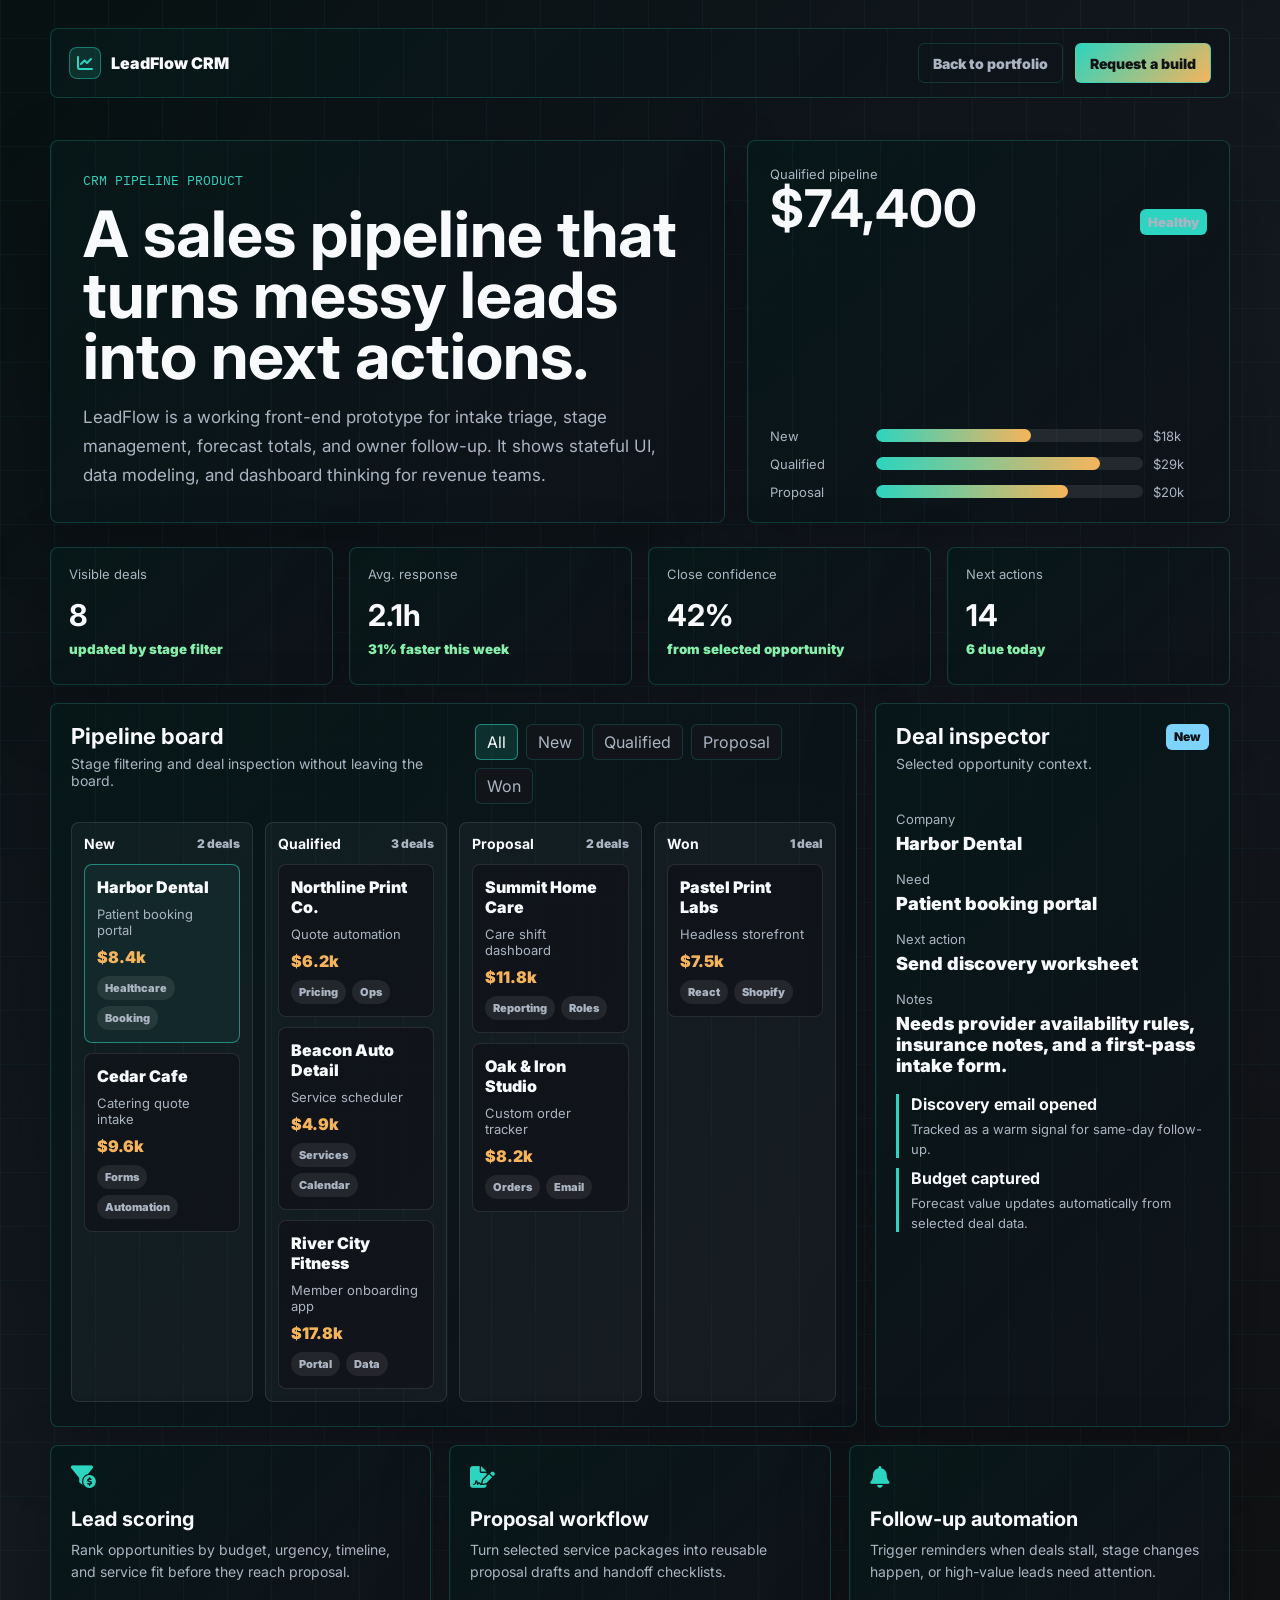
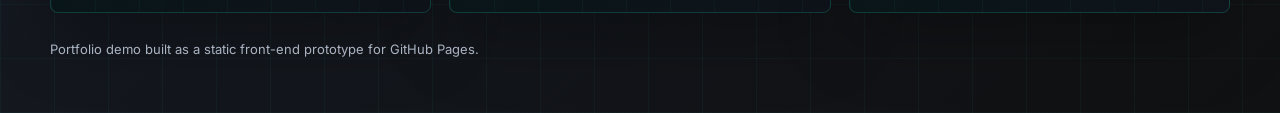
<file: projects/leadflow-crm/index.html>
<!DOCTYPE html>
<html lang="en">
  <head>
    <meta charset="UTF-8" />
    <meta name="viewport" content="width=device-width, initial-scale=1.0" />
    <title>LeadFlow CRM Demo</title>
    <link rel="preconnect" href="https://fonts.googleapis.com" />
    <link rel="preconnect" href="https://fonts.gstatic.com" crossorigin />
    <link
      href="https://fonts.googleapis.com/css2?family=IBM+Plex+Mono:wght@400;700&family=Inter:wght@500;700;800;900&display=swap"
      rel="stylesheet"
    />
    <link
      rel="stylesheet"
      href="https://cdnjs.cloudflare.com/ajax/libs/font-awesome/6.5.0/css/all.min.css"
    />
    <link rel="stylesheet" href="../assets/demo.css" />
  </head>

  <body class="crm-demo">
    <div class="demo-shell">
      <nav class="demo-nav">
        <a class="demo-brand" href="../../">
          <span class="brand-mark"><i class="fa-solid fa-chart-line"></i></span>
          LeadFlow CRM
        </a>
        <div class="demo-nav-actions">
          <a class="ghost-link" href="../../#project-demos">Back to portfolio</a>
          <a class="primary-link" href="mailto:bmcgahuey@gmail.com">Request a build</a>
        </div>
      </nav>

      <header class="app-hero crm-hero">
        <section class="hero-copy">
          <p class="eyebrow">CRM pipeline product</p>
          <h1>A sales pipeline that turns messy leads into next actions.</h1>
          <p>
            LeadFlow is a working front-end prototype for intake triage, stage
            management, forecast totals, and owner follow-up. It shows stateful
            UI, data modeling, and dashboard thinking for revenue teams.
          </p>
        </section>

        <aside class="hero-aside crm-hero-board" aria-label="Pipeline forecast snapshot">
          <div class="forecast-number">
            <div>
              <span>Qualified pipeline</span>
              <strong id="pipeline-value">$67k</strong>
            </div>
            <span class="status teal">Healthy</span>
          </div>

          <div class="funnel-list">
            <div class="funnel-row">
              <span>New</span>
              <div class="funnel-track"><span style="width: 58%"></span></div>
              <span>$18k</span>
            </div>
            <div class="funnel-row">
              <span>Qualified</span>
              <div class="funnel-track"><span style="width: 84%"></span></div>
              <span>$29k</span>
            </div>
            <div class="funnel-row">
              <span>Proposal</span>
              <div class="funnel-track"><span style="width: 72%"></span></div>
              <span>$20k</span>
            </div>
          </div>
        </aside>
      </header>

      <section class="metric-strip" aria-label="CRM metrics">
        <article class="metric-card">
          <span>Visible deals</span>
          <strong id="visible-deals">8</strong>
          <small>updated by stage filter</small>
        </article>
        <article class="metric-card">
          <span>Avg. response</span>
          <strong>2.1h</strong>
          <small>31% faster this week</small>
        </article>
        <article class="metric-card">
          <span>Close confidence</span>
          <strong id="close-confidence">42%</strong>
          <small>from selected opportunity</small>
        </article>
        <article class="metric-card">
          <span>Next actions</span>
          <strong>14</strong>
          <small>6 due today</small>
        </article>
      </section>

      <main class="crm-layout">
        <section class="panel crm-board-panel">
          <div class="panel-header">
            <div>
              <h2 class="panel-title">Pipeline board</h2>
              <p class="panel-subtitle">Stage filtering and deal inspection without leaving the board.</p>
            </div>
            <div class="segmented" aria-label="Pipeline filters">
              <button class="active" data-stage-filter="all">All</button>
              <button data-stage-filter="new">New</button>
              <button data-stage-filter="qualified">Qualified</button>
              <button data-stage-filter="proposal">Proposal</button>
              <button data-stage-filter="won">Won</button>
            </div>
          </div>

          <div class="pipeline-board" id="pipeline-board">
            <section class="pipeline-column" aria-label="New leads">
              <div class="column-heading">
                <h3>New</h3>
                <span>2 deals</span>
              </div>
              <button
                class="deal-card active"
                data-stage="new"
                data-company="Harbor Dental"
                data-need="Patient booking portal"
                data-value="8400"
                data-owner="Brandon"
                data-action="Send discovery worksheet"
                data-confidence="42%"
                data-notes="Needs provider availability rules, insurance notes, and a first-pass intake form."
              >
                <span class="deal-company">Harbor Dental</span>
                <span class="deal-meta">Patient booking portal</span>
                <span class="deal-value">$8.4k</span>
                <span class="deal-tags"><span>Healthcare</span><span>Booking</span></span>
              </button>
              <button
                class="deal-card"
                data-stage="new"
                data-company="Cedar Cafe"
                data-need="Catering quote intake"
                data-value="9600"
                data-owner="Brandon"
                data-action="Map quote variables"
                data-confidence="35%"
                data-notes="Menu size, delivery zones, and event capacity will drive the first automation pass."
              >
                <span class="deal-company">Cedar Cafe</span>
                <span class="deal-meta">Catering quote intake</span>
                <span class="deal-value">$9.6k</span>
                <span class="deal-tags"><span>Forms</span><span>Automation</span></span>
              </button>
            </section>

            <section class="pipeline-column" aria-label="Qualified opportunities">
              <div class="column-heading">
                <h3>Qualified</h3>
                <span>3 deals</span>
              </div>
              <button
                class="deal-card"
                data-stage="qualified"
                data-company="Northline Print Co."
                data-need="Quote automation"
                data-value="6200"
                data-owner="Brandon"
                data-action="Review workflow map"
                data-confidence="67%"
                data-notes="Static pricing table is ready. Next step is turning sizes and finishes into reusable quote rules."
              >
                <span class="deal-company">Northline Print Co.</span>
                <span class="deal-meta">Quote automation</span>
                <span class="deal-value">$6.2k</span>
                <span class="deal-tags"><span>Pricing</span><span>Ops</span></span>
              </button>
              <button
                class="deal-card"
                data-stage="qualified"
                data-company="Beacon Auto Detail"
                data-need="Service scheduler"
                data-value="4900"
                data-owner="Brandon"
                data-action="Price booking rules"
                data-confidence="58%"
                data-notes="Package selection, add-ons, and crew capacity are the core scheduling constraints."
              >
                <span class="deal-company">Beacon Auto Detail</span>
                <span class="deal-meta">Service scheduler</span>
                <span class="deal-value">$4.9k</span>
                <span class="deal-tags"><span>Services</span><span>Calendar</span></span>
              </button>
              <button
                class="deal-card"
                data-stage="qualified"
                data-company="River City Fitness"
                data-need="Member onboarding app"
                data-value="17800"
                data-owner="Brandon"
                data-action="Confirm member data fields"
                data-confidence="61%"
                data-notes="New member flow needs waiver capture, first appointment routing, and trainer assignment."
              >
                <span class="deal-company">River City Fitness</span>
                <span class="deal-meta">Member onboarding app</span>
                <span class="deal-value">$17.8k</span>
                <span class="deal-tags"><span>Portal</span><span>Data</span></span>
              </button>
            </section>

            <section class="pipeline-column" aria-label="Proposal opportunities">
              <div class="column-heading">
                <h3>Proposal</h3>
                <span>2 deals</span>
              </div>
              <button
                class="deal-card"
                data-stage="proposal"
                data-company="Summit Home Care"
                data-need="Care shift dashboard"
                data-value="11800"
                data-owner="Brandon"
                data-action="Finalize reporting scope"
                data-confidence="74%"
                data-notes="Decision maker wants weekly staffing trends, late shift alerts, and role-based access."
              >
                <span class="deal-company">Summit Home Care</span>
                <span class="deal-meta">Care shift dashboard</span>
                <span class="deal-value">$11.8k</span>
                <span class="deal-tags"><span>Reporting</span><span>Roles</span></span>
              </button>
              <button
                class="deal-card"
                data-stage="proposal"
                data-company="Oak & Iron Studio"
                data-need="Custom order tracker"
                data-value="8200"
                data-owner="Brandon"
                data-action="Send build timeline"
                data-confidence="69%"
                data-notes="Client needs a status board, customer approvals, and production milestone emails."
              >
                <span class="deal-company">Oak & Iron Studio</span>
                <span class="deal-meta">Custom order tracker</span>
                <span class="deal-value">$8.2k</span>
                <span class="deal-tags"><span>Orders</span><span>Email</span></span>
              </button>
            </section>

            <section class="pipeline-column" aria-label="Won work">
              <div class="column-heading">
                <h3>Won</h3>
                <span>1 deal</span>
              </div>
              <button
                class="deal-card"
                data-stage="won"
                data-company="Pastel Print Labs"
                data-need="Headless storefront"
                data-value="7500"
                data-owner="Brandon"
                data-action="Package handoff notes"
                data-confidence="100%"
                data-notes="Storefront shipped with Shopify cart flow, deployment notes, and a client ownership checklist."
              >
                <span class="deal-company">Pastel Print Labs</span>
                <span class="deal-meta">Headless storefront</span>
                <span class="deal-value">$7.5k</span>
                <span class="deal-tags"><span>React</span><span>Shopify</span></span>
              </button>
            </section>
          </div>
        </section>

        <aside class="panel deal-inspector" aria-live="polite">
          <div class="panel-header">
            <div>
              <h2 class="panel-title">Deal inspector</h2>
              <p class="panel-subtitle">Selected opportunity context.</p>
            </div>
            <span class="status blue" id="inspector-stage">New</span>
          </div>

          <div class="inspector-stack">
            <div>
              <span class="inspector-label">Company</span>
              <strong class="inspector-value" id="inspector-company">Harbor Dental</strong>
            </div>
            <div>
              <span class="inspector-label">Need</span>
              <strong class="inspector-value" id="inspector-need">Patient booking portal</strong>
            </div>
            <div>
              <span class="inspector-label">Next action</span>
              <strong class="inspector-value" id="inspector-action">Send discovery worksheet</strong>
            </div>
            <div>
              <span class="inspector-label">Notes</span>
              <strong class="inspector-value" id="inspector-notes">
                Needs provider availability rules, insurance notes, and a first-pass intake form.
              </strong>
            </div>
          </div>

          <div class="timeline" aria-label="Recent CRM activity">
            <div class="timeline-item">
              <strong>Discovery email opened</strong>
              <span>Tracked as a warm signal for same-day follow-up.</span>
            </div>
            <div class="timeline-item">
              <strong>Budget captured</strong>
              <span>Forecast value updates automatically from selected deal data.</span>
            </div>
          </div>
        </aside>
      </main>

      <section class="crm-automation-strip" aria-label="CRM build capabilities">
        <article class="automation-card">
          <i class="fa-solid fa-filter-circle-dollar" aria-hidden="true"></i>
          <h3>Lead scoring</h3>
          <p>Rank opportunities by budget, urgency, timeline, and service fit before they reach proposal.</p>
        </article>
        <article class="automation-card">
          <i class="fa-solid fa-file-signature" aria-hidden="true"></i>
          <h3>Proposal workflow</h3>
          <p>Turn selected service packages into reusable proposal drafts and handoff checklists.</p>
        </article>
        <article class="automation-card">
          <i class="fa-solid fa-bell" aria-hidden="true"></i>
          <h3>Follow-up automation</h3>
          <p>Trigger reminders when deals stall, stage changes happen, or high-value leads need attention.</p>
        </article>
      </section>

      <p class="footer-note">
        Portfolio demo built as a static front-end prototype for GitHub Pages.
      </p>
    </div>

    <script>
      const currency = new Intl.NumberFormat("en-US", {
        style: "currency",
        currency: "USD",
        maximumFractionDigits: 0,
      });

      const stageButtons = document.querySelectorAll("[data-stage-filter]");
      const dealCards = document.querySelectorAll(".deal-card");
      const visibleDeals = document.querySelector("#visible-deals");
      const pipelineValue = document.querySelector("#pipeline-value");
      const closeConfidence = document.querySelector("#close-confidence");
      const inspectorStage = document.querySelector("#inspector-stage");
      const inspectorCompany = document.querySelector("#inspector-company");
      const inspectorNeed = document.querySelector("#inspector-need");
      const inspectorAction = document.querySelector("#inspector-action");
      const inspectorNotes = document.querySelector("#inspector-notes");

      const stageLabels = {
        new: "New",
        qualified: "Qualified",
        proposal: "Proposal",
        won: "Won",
      };

      function selectDeal(card) {
        dealCards.forEach((deal) => deal.classList.toggle("active", deal === card));
        inspectorCompany.textContent = card.dataset.company;
        inspectorNeed.textContent = card.dataset.need;
        inspectorAction.textContent = card.dataset.action;
        inspectorNotes.textContent = card.dataset.notes;
        inspectorStage.textContent = stageLabels[card.dataset.stage];
        closeConfidence.textContent = card.dataset.confidence;
      }

      function applyStageFilter(stage) {
        let count = 0;
        let value = 0;

        dealCards.forEach((card) => {
          const isVisible = stage === "all" || card.dataset.stage === stage;
          card.hidden = !isVisible;
          if (isVisible) {
            count += 1;
            value += Number(card.dataset.value);
          }
        });

        visibleDeals.textContent = count;
        pipelineValue.textContent = currency.format(value);

        const selected = document.querySelector(".deal-card.active");
        if (!selected || selected.hidden) {
          const firstVisible = Array.from(dealCards).find((card) => !card.hidden);
          if (firstVisible) {
            selectDeal(firstVisible);
          }
        }
      }

      stageButtons.forEach((button) => {
        button.addEventListener("click", () => {
          stageButtons.forEach((item) => item.classList.toggle("active", item === button));
          applyStageFilter(button.dataset.stageFilter);
        });
      });

      dealCards.forEach((card) => {
        card.addEventListener("click", () => selectDeal(card));
      });

      applyStageFilter("all");
      selectDeal(document.querySelector(".deal-card.active"));
    </script>
  </body>
</html>
</file>
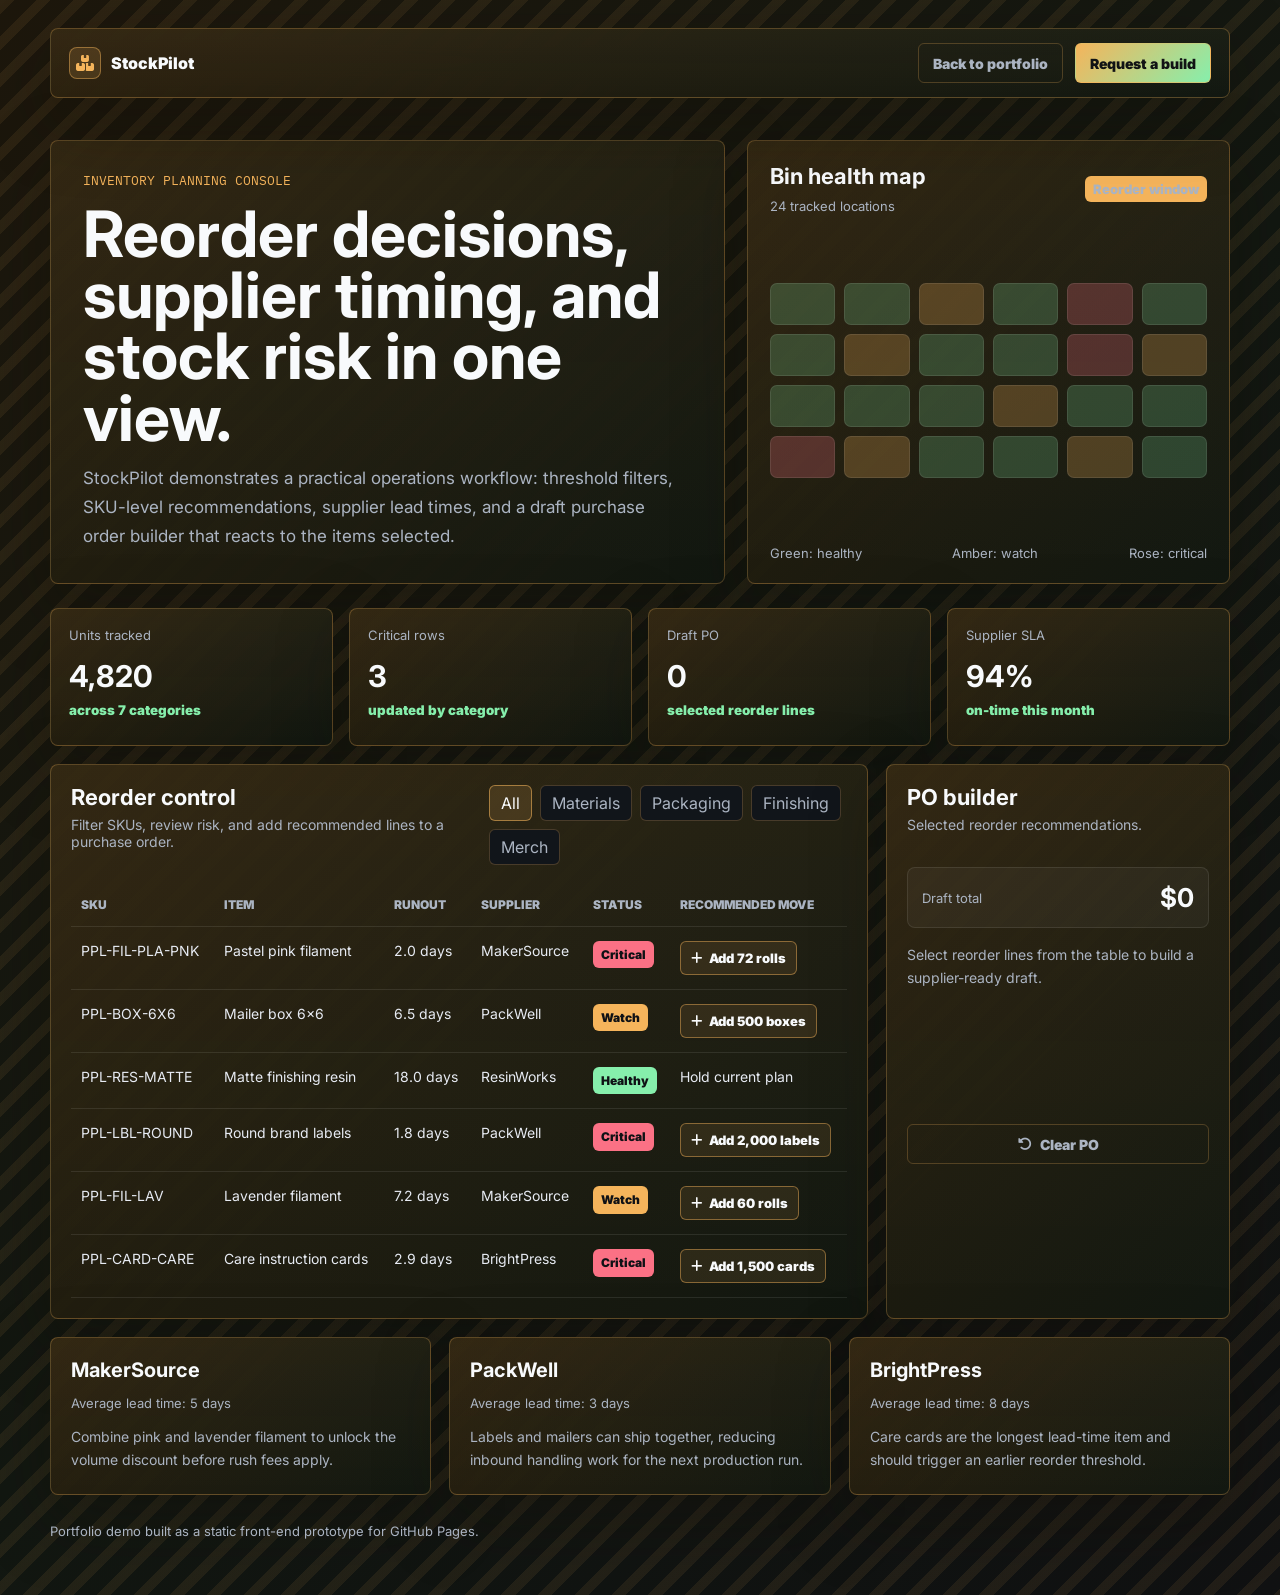
<file: projects/stockpilot-inventory/index.html>
<!DOCTYPE html>
<html lang="en">
  <head>
    <meta charset="UTF-8" />
    <meta name="viewport" content="width=device-width, initial-scale=1.0" />
    <title>StockPilot Inventory Demo</title>
    <link rel="preconnect" href="https://fonts.googleapis.com" />
    <link rel="preconnect" href="https://fonts.gstatic.com" crossorigin />
    <link
      href="https://fonts.googleapis.com/css2?family=IBM+Plex+Mono:wght@400;700&family=Inter:wght@500;700;800;900&display=swap"
      rel="stylesheet"
    />
    <link
      rel="stylesheet"
      href="https://cdnjs.cloudflare.com/ajax/libs/font-awesome/6.5.0/css/all.min.css"
    />
    <link rel="stylesheet" href="../assets/demo.css" />
  </head>

  <body class="inventory-demo">
    <div class="demo-shell">
      <nav class="demo-nav">
        <a class="demo-brand" href="../../">
          <span class="brand-mark"><i class="fa-solid fa-boxes-stacked"></i></span>
          StockPilot
        </a>
        <div class="demo-nav-actions">
          <a class="ghost-link" href="../../#project-demos">Back to portfolio</a>
          <a class="primary-link" href="mailto:bmcgahuey@gmail.com">Request a build</a>
        </div>
      </nav>

      <header class="app-hero inventory-hero">
        <section class="hero-copy">
          <p class="eyebrow">Inventory planning console</p>
          <h1>Reorder decisions, supplier timing, and stock risk in one view.</h1>
          <p>
            StockPilot demonstrates a practical operations workflow: threshold
            filters, SKU-level recommendations, supplier lead times, and a
            draft purchase order builder that reacts to the items selected.
          </p>
        </section>

        <aside class="hero-aside warehouse-visual" aria-label="Warehouse bin health">
          <div class="warehouse-header">
            <div>
              <strong>Bin health map</strong>
              <span>24 tracked locations</span>
            </div>
            <span class="status amber">Reorder window</span>
          </div>

          <div class="warehouse-grid">
            <span class="ok"></span>
            <span class="ok"></span>
            <span class="watch"></span>
            <span class="ok"></span>
            <span class="critical"></span>
            <span class="ok"></span>
            <span class="ok"></span>
            <span class="watch"></span>
            <span class="ok"></span>
            <span class="ok"></span>
            <span class="critical"></span>
            <span class="watch"></span>
            <span class="ok"></span>
            <span class="ok"></span>
            <span class="ok"></span>
            <span class="watch"></span>
            <span class="ok"></span>
            <span class="ok"></span>
            <span class="critical"></span>
            <span class="watch"></span>
            <span class="ok"></span>
            <span class="ok"></span>
            <span class="watch"></span>
            <span class="ok"></span>
          </div>

          <div class="warehouse-legend">
            <span>Green: healthy</span>
            <span>Amber: watch</span>
            <span>Rose: critical</span>
          </div>
        </aside>
      </header>

      <section class="metric-strip" aria-label="Inventory metrics">
        <article class="metric-card">
          <span>Units tracked</span>
          <strong>4,820</strong>
          <small>across 7 categories</small>
        </article>
        <article class="metric-card">
          <span>Critical rows</span>
          <strong id="critical-count">3</strong>
          <small>updated by category</small>
        </article>
        <article class="metric-card">
          <span>Draft PO</span>
          <strong id="draft-count">0</strong>
          <small>selected reorder lines</small>
        </article>
        <article class="metric-card">
          <span>Supplier SLA</span>
          <strong>94%</strong>
          <small>on-time this month</small>
        </article>
      </section>

      <main class="inventory-layout">
        <section class="panel inventory-table-panel">
          <div class="panel-header">
            <div>
              <h2 class="panel-title">Reorder control</h2>
              <p class="panel-subtitle">Filter SKUs, review risk, and add recommended lines to a purchase order.</p>
            </div>
            <div class="segmented" aria-label="Inventory category filters">
              <button class="active" data-category-filter="all">All</button>
              <button data-category-filter="materials">Materials</button>
              <button data-category-filter="packaging">Packaging</button>
              <button data-category-filter="finishing">Finishing</button>
              <button data-category-filter="merch">Merch</button>
            </div>
          </div>

          <div class="table-wrap">
            <table>
              <thead>
                <tr>
                  <th>SKU</th>
                  <th>Item</th>
                  <th>Runout</th>
                  <th>Supplier</th>
                  <th>Status</th>
                  <th>Recommended move</th>
                </tr>
              </thead>
              <tbody id="inventory-table">
                <tr data-category="materials" data-risk="critical">
                  <td>PPL-FIL-PLA-PNK</td>
                  <td>Pastel pink filament</td>
                  <td>2.0 days</td>
                  <td>MakerSource</td>
                  <td><span class="status rose">Critical</span></td>
                  <td>
                    <button
                      class="row-action po-add"
                      data-name="Pastel pink filament"
                      data-cost="1440"
                    >
                      <i class="fa-solid fa-plus" aria-hidden="true"></i>
                      Add 72 rolls
                    </button>
                  </td>
                </tr>
                <tr data-category="packaging" data-risk="watch">
                  <td>PPL-BOX-6X6</td>
                  <td>Mailer box 6x6</td>
                  <td>6.5 days</td>
                  <td>PackWell</td>
                  <td><span class="status amber">Watch</span></td>
                  <td>
                    <button
                      class="row-action po-add"
                      data-name="Mailer box 6x6"
                      data-cost="380"
                    >
                      <i class="fa-solid fa-plus" aria-hidden="true"></i>
                      Add 500 boxes
                    </button>
                  </td>
                </tr>
                <tr data-category="finishing" data-risk="healthy">
                  <td>PPL-RES-MATTE</td>
                  <td>Matte finishing resin</td>
                  <td>18.0 days</td>
                  <td>ResinWorks</td>
                  <td><span class="status green">Healthy</span></td>
                  <td>Hold current plan</td>
                </tr>
                <tr data-category="packaging" data-risk="critical">
                  <td>PPL-LBL-ROUND</td>
                  <td>Round brand labels</td>
                  <td>1.8 days</td>
                  <td>PackWell</td>
                  <td><span class="status rose">Critical</span></td>
                  <td>
                    <button
                      class="row-action po-add"
                      data-name="Round brand labels"
                      data-cost="260"
                    >
                      <i class="fa-solid fa-plus" aria-hidden="true"></i>
                      Add 2,000 labels
                    </button>
                  </td>
                </tr>
                <tr data-category="materials" data-risk="watch">
                  <td>PPL-FIL-LAV</td>
                  <td>Lavender filament</td>
                  <td>7.2 days</td>
                  <td>MakerSource</td>
                  <td><span class="status amber">Watch</span></td>
                  <td>
                    <button
                      class="row-action po-add"
                      data-name="Lavender filament"
                      data-cost="1180"
                    >
                      <i class="fa-solid fa-plus" aria-hidden="true"></i>
                      Add 60 rolls
                    </button>
                  </td>
                </tr>
                <tr data-category="merch" data-risk="critical">
                  <td>PPL-CARD-CARE</td>
                  <td>Care instruction cards</td>
                  <td>2.9 days</td>
                  <td>BrightPress</td>
                  <td><span class="status rose">Critical</span></td>
                  <td>
                    <button
                      class="row-action po-add"
                      data-name="Care instruction cards"
                      data-cost="410"
                    >
                      <i class="fa-solid fa-plus" aria-hidden="true"></i>
                      Add 1,500 cards
                    </button>
                  </td>
                </tr>
              </tbody>
            </table>
          </div>
        </section>

        <aside class="panel purchase-builder" aria-live="polite">
          <div class="panel-header">
            <div>
              <h2 class="panel-title">PO builder</h2>
              <p class="panel-subtitle">Selected reorder recommendations.</p>
            </div>
          </div>

          <div class="po-summary">
            <span>Draft total</span>
            <strong id="po-total">$0</strong>
          </div>

          <div class="po-list" id="po-list">
            <p class="empty-state">Select reorder lines from the table to build a supplier-ready draft.</p>
          </div>

          <button class="secondary-button" id="clear-po" type="button">
            <i class="fa-solid fa-rotate-left" aria-hidden="true"></i>
            Clear PO
          </button>
        </aside>
      </main>

      <section class="supplier-grid" aria-label="Supplier intelligence">
        <article class="supplier-card">
          <strong>MakerSource</strong>
          <span>Average lead time: 5 days</span>
          <p>Combine pink and lavender filament to unlock the volume discount before rush fees apply.</p>
        </article>
        <article class="supplier-card">
          <strong>PackWell</strong>
          <span>Average lead time: 3 days</span>
          <p>Labels and mailers can ship together, reducing inbound handling work for the next production run.</p>
        </article>
        <article class="supplier-card">
          <strong>BrightPress</strong>
          <span>Average lead time: 8 days</span>
          <p>Care cards are the longest lead-time item and should trigger an earlier reorder threshold.</p>
        </article>
      </section>

      <p class="footer-note">
        Portfolio demo built as a static front-end prototype for GitHub Pages.
      </p>
    </div>

    <script>
      const inventoryRows = document.querySelectorAll("#inventory-table tr");
      const categoryButtons = document.querySelectorAll("[data-category-filter]");
      const criticalCount = document.querySelector("#critical-count");
      const draftCount = document.querySelector("#draft-count");
      const poTotal = document.querySelector("#po-total");
      const poList = document.querySelector("#po-list");
      const clearPo = document.querySelector("#clear-po");
      const poButtons = document.querySelectorAll(".po-add");
      const formatter = new Intl.NumberFormat("en-US", {
        style: "currency",
        currency: "USD",
        maximumFractionDigits: 0,
      });
      const poItems = [];

      function refreshVisibleInventory(category) {
        let critical = 0;
        inventoryRows.forEach((row) => {
          const isVisible = category === "all" || row.dataset.category === category;
          row.hidden = !isVisible;
          if (isVisible && row.dataset.risk === "critical") {
            critical += 1;
          }
        });
        criticalCount.textContent = critical;
      }

      function renderPo() {
        poList.replaceChildren();
        draftCount.textContent = poItems.length;
        const total = poItems.reduce((sum, item) => sum + item.cost, 0);
        poTotal.textContent = formatter.format(total);

        if (!poItems.length) {
          const empty = document.createElement("p");
          empty.className = "empty-state";
          empty.textContent = "Select reorder lines from the table to build a supplier-ready draft.";
          poList.append(empty);
          return;
        }

        poItems.forEach((item) => {
          const row = document.createElement("div");
          row.className = "po-item";

          const name = document.createElement("strong");
          name.textContent = item.name;

          const cost = document.createElement("span");
          cost.textContent = formatter.format(item.cost);

          row.append(name, cost);
          poList.append(row);
        });
      }

      categoryButtons.forEach((button) => {
        button.addEventListener("click", () => {
          categoryButtons.forEach((item) => item.classList.toggle("active", item === button));
          refreshVisibleInventory(button.dataset.categoryFilter);
        });
      });

      poButtons.forEach((button) => {
        button.addEventListener("click", () => {
          poItems.push({
            name: button.dataset.name,
            cost: Number(button.dataset.cost),
          });
          renderPo();
        });
      });

      clearPo.addEventListener("click", () => {
        poItems.length = 0;
        renderPo();
      });

      refreshVisibleInventory("all");
      renderPo();
    </script>
  </body>
</html>
</file>
<file: styles.css>
/* =========================================================
   1) CSS Variables (Theme / Colors)
   ========================================================= */

:root {
  --bg: #101112;
  --surface: #17191c;
  --surface-strong: #1f2227;
  --card: #191b20;

  --text: #ffffff;
  --muted: #a7adb7;

  --accent: #20c7b3;
  --accent-warm: #f1a64f;
  --accent-soft: #d9f7f2;

  --nav-bg: rgba(18, 19, 21, 0.94);
  --border: rgba(255, 255, 255, 0.12);
}

/* =========================================================
   2) Global Reset / Base Setup
   ========================================================= */

* {
  box-sizing: border-box;
}

html,
body {
  height: 100%;
}

/* =========================================================
   3) Body / Page Background
   ========================================================= */

body {
  margin: 0;
  color: var(--text);
  background: linear-gradient(180deg, #101112 0%, #141517 48%, #0f1011 100%);
}

/* Page wrapper to ensure full height layout */
.page {
  min-height: 100vh;
}

/* =========================================================
   4) Layout Container Widths
   - Centers header + main content to 1110px
   ========================================================= */

.site-header,
.main {
  width: 1110px;
  margin: 0 auto;
}

/* =========================================================
   5) Header Area
   ========================================================= */

.site-header {
  position: relative;
  padding-top: 24px;
}

/* =========================================================
   6) Navigation Bar (Header)
   ========================================================= */

.navbar {
  width: 1110px;
  min-height: 70px;
  height: auto;
  background: var(--nav-bg);
  border: 1px solid var(--border);
  border-top: 0;
  border-radius: 0 0 8px 8px;

  display: flex;
  align-items: center;
  justify-content: space-between;
  flex-wrap: wrap;

  padding: 16px 64px;
  gap: 12px;
}

/* =========================================================
   7) Navigation Links
   ========================================================= */

.nav-links {
  list-style: none;
  display: flex;
  gap: 34px;
  margin: 0;
  padding: 0;
}

.nav-links a {
  font-family: "IBM Plex Mono", monospace;
  font-size: 14px;
  font-weight: 400;
  letter-spacing: 0;
  color: var(--muted);
  text-decoration: none;
  transition: color 180ms ease;
}

.nav-links a:hover {
  color: #ffffff;
}

/* =========================================================
   8) Social Icons
   ========================================================= */

.social-icons {
  display: flex;
  gap: 25px;
}

.social-icons a {
  color: var(--muted);
  text-decoration: none;
  transition: color 180ms ease, transform 180ms ease;
}

.social-icons a:hover {
  color: #ffffff;
  transform: translateY(-1px);
}

/* =========================================================
   9) Main Spacing
   ========================================================= */

.main {
  padding-top: 80px;
}

/* =========================================================
   10) Hero Section Layout
   ========================================================= */

.hero {
  display: flex;
  align-items: center;
  gap: 32px;
}

.hero-left {
  width: 538px;
  display: flex;
  flex-direction: column;
}

/* Hero Title */
.hero-title {
  font-family: "Raleway", sans-serif;
  font-size: 44px;
  font-weight: 800;
  line-height: 1;
  letter-spacing: 0;
  color: #ffffff;
  margin: 0 0 10px 0;
}

/* Hero Body Text */
.hero-text {
  width: 492px;
  font-family: "IBM Plex Mono", monospace;
  font-size: 14px;
  font-weight: 400;
  line-height: 24px;
  letter-spacing: 0;
  color: var(--muted);
  margin: 0 0 30px 0;
}

/* =========================================================
   11) Call-To-Action Button (CTA)
   ========================================================= */

.cta {
  display: inline-flex;
  align-items: center;
  justify-content: center;
  gap: 10px;

  padding: 21px 64px;
  border-radius: 4px;

  font-family: "IBM Plex Mono", monospace;
  font-size: 14px;
  font-weight: 400;
  letter-spacing: 0;
  color: #111315;
  text-decoration: none;

  border: 1px solid rgba(32, 199, 179, 0.55);
  background: linear-gradient(135deg, var(--accent), var(--accent-warm));

  box-shadow: 0 10px 28px rgba(32, 199, 179, 0.18);
  transition: transform 180ms ease, box-shadow 180ms ease, filter 180ms ease;
}

.cta:hover {
  transform: translateY(-1px);
  box-shadow: 0 14px 36px rgba(241, 166, 79, 0.18);
  filter: saturate(1.05);
}

.cta-arrow {
  font-size: 18px;
  line-height: 1;
}

/* =========================================================
   12) Hero Image
   ========================================================= */

.hero-right {
  width: 350px;
  height: 350px;
}

.hero-photo {
  width: 350px;
  height: 350px;
  border-radius: 50%;
  object-fit: cover;
  display: block;
}

/* =========================================================
   13) Shared Section Elements
   ========================================================= */

.capabilities,
.case-studies,
.project-demos,
.project-range,
.process,
.contact-section {
  margin-top: 90px;
}

.contact-section {
  padding-bottom: 80px;
}

.section-heading {
  margin-bottom: 24px;
}

.section-kicker,
.project-type {
  font-family: "IBM Plex Mono", monospace;
  font-size: 13px;
  line-height: 1;
  letter-spacing: 0;
  color: var(--accent);
  margin: 0 0 12px 0;
  text-transform: uppercase;
}

.section-heading h2 {
  font-family: "Raleway", sans-serif;
  font-size: 38px;
  line-height: 1;
  color: #ffffff;
  margin: 0;
}

/* =========================================================
   14) Capabilities
   ========================================================= */

.capability-grid {
  display: grid;
  grid-template-columns: repeat(4, minmax(0, 1fr));
  gap: 18px;
}

.capability-card,
.range-card,
.process-step {
  border: 1px solid rgba(248, 248, 248, 0.13);
  border-radius: 8px;
  background: linear-gradient(135deg, var(--surface-strong), var(--card));
  box-shadow: 0 18px 60px rgba(0, 0, 0, 0.2);
}

.capability-card {
  min-height: 250px;
  padding: 22px;
}

.capability-card i {
  display: inline-flex;
  width: 42px;
  height: 42px;
  align-items: center;
  justify-content: center;
  border-radius: 8px;
  background: rgba(32, 199, 179, 0.12);
  color: var(--accent-soft);
  font-size: 18px;
}

.capability-card h3,
.range-card h3,
.process-step span {
  font-family: "Raleway", sans-serif;
  color: #ffffff;
}

.capability-card h3 {
  margin: 18px 0 10px;
  font-size: 22px;
  line-height: 1.05;
}

.capability-card p,
.range-card p,
.process-step p {
  font-family: "IBM Plex Mono", monospace;
  font-size: 13px;
  line-height: 22px;
  color: #c2c7cf;
  margin: 0;
}

/* =========================================================
   15) Case Studies / Project Cards
   ========================================================= */

.case-study-card {
  display: grid;
  grid-template-columns: minmax(0, 0.9fr) minmax(420px, 1.1fr);
  gap: 30px;
  align-items: stretch;
  border: 1px solid rgba(248, 248, 248, 0.14);
  border-radius: 8px;
  padding: 24px;
  background: linear-gradient(135deg, var(--surface-strong), var(--card));
  box-shadow: 0 18px 70px rgba(0, 0, 0, 0.28);
}

.case-study-copy {
  display: flex;
  min-width: 0;
  flex-direction: column;
  justify-content: center;
  padding: 8px;
}

.case-study-copy h3 {
  font-family: "Raleway", sans-serif;
  font-size: 34px;
  line-height: 1;
  color: #ffffff;
  margin: 0 0 14px 0;
}

.case-study-copy p:not(.project-type) {
  font-family: "IBM Plex Mono", monospace;
  font-size: 14px;
  line-height: 24px;
  color: #c2c7cf;
  margin: 0;
}

.project-tags {
  display: flex;
  flex-wrap: wrap;
  gap: 8px;
  margin-top: 22px;
}

.project-tags span {
  border: 1px solid rgba(32, 199, 179, 0.24);
  border-radius: 999px;
  padding: 8px 10px;
  background: rgba(32, 199, 179, 0.08);
  color: var(--accent-soft);
  font-family: "IBM Plex Mono", monospace;
  font-size: 12px;
}

.project-actions {
  margin-top: 26px;
}

.project-link {
  display: inline-flex;
  align-items: center;
  gap: 8px;
  color: #ffffff;
  font-family: "IBM Plex Mono", monospace;
  font-size: 14px;
  text-decoration: none;
  transition: color 180ms ease, transform 180ms ease;
}

.project-link:hover {
  color: var(--accent);
  transform: translateX(2px);
}

.case-study-media {
  display: block;
  min-height: 340px;
  overflow: hidden;
  border-radius: 8px;
  background: #111315;
}

.case-study-media img {
  display: block;
  width: 100%;
  height: 100%;
  min-height: 340px;
  object-fit: cover;
  transition: transform 500ms ease;
}

.case-study-media:hover img {
  transform: scale(1.03);
}

/* =========================================================
   16) Project Demos
   ========================================================= */

.demo-project-grid {
  display: grid;
  grid-template-columns: repeat(3, minmax(0, 1fr));
  gap: 18px;
}

.demo-project-card {
  position: relative;
  display: flex;
  min-height: 560px;
  flex-direction: column;
  overflow: hidden;
  border: 1px solid rgba(248, 248, 248, 0.14);
  border-radius: 8px;
  background: linear-gradient(135deg, var(--surface-strong), var(--card));
  box-shadow: 0 18px 70px rgba(0, 0, 0, 0.24);
  isolation: isolate;
  transition: transform 180ms ease, border-color 180ms ease;
}

.demo-project-card:hover {
  transform: translateY(-3px);
}

.demo-project-card::before {
  position: absolute;
  inset: 0;
  z-index: -1;
  pointer-events: none;
  content: "";
}

.lead-card {
  border-color: rgba(32, 199, 179, 0.34);
  background:
    linear-gradient(180deg, rgba(5, 26, 25, 0.96), rgba(16, 20, 27, 0.98));
}

.lead-card::before {
  background:
    repeating-linear-gradient(
      90deg,
      rgba(32, 199, 179, 0.06) 0 1px,
      transparent 1px 42px
    ),
    repeating-linear-gradient(
      0deg,
      rgba(32, 199, 179, 0.045) 0 1px,
      transparent 1px 42px
    );
}

.inventory-card {
  border-color: rgba(241, 166, 79, 0.7);
  background:
    repeating-linear-gradient(
      135deg,
      rgba(17, 19, 21, 0.18) 0 10px,
      transparent 10px 22px
    ),
    linear-gradient(180deg, #f3bd5a 0%, #e78d3f 100%);
  color: #111315;
}

.scheduler-card {
  border-color: rgba(125, 211, 252, 0.52);
  background:
    repeating-linear-gradient(
      0deg,
      rgba(18, 78, 102, 0.08) 0 1px,
      transparent 1px 34px
    ),
    linear-gradient(180deg, #eefaff 0%, #fff3d7 100%);
  color: #10202a;
}

.booking-card {
  border-color: rgba(106, 126, 85, 0.58);
  background: #f1eee3;
  color: #10231f;
}

.drive-card {
  border-color: rgba(236, 120, 76, 0.62);
  background: #171d1a;
  color: #fff8ef;
}

.demo-preview {
  position: relative;
  display: grid;
  min-height: 250px;
  gap: 14px;
  padding: 18px;
  overflow: hidden;
  border-bottom: 1px solid rgba(248, 248, 248, 0.12);
  background: #111315;
  text-decoration: none;
}

.lead-preview {
  background:
    repeating-linear-gradient(
      90deg,
      rgba(32, 199, 179, 0.08) 0 1px,
      transparent 1px 34px
    ),
    linear-gradient(135deg, rgba(32, 199, 179, 0.16), rgba(241, 166, 79, 0.1)),
    #111315;
}

.inventory-preview {
  grid-template-columns: 1fr 0.78fr;
  background:
    linear-gradient(135deg, rgba(36, 49, 28, 0.92), rgba(84, 64, 31, 0.92)),
    #26351f;
}

.scheduler-preview {
  background:
    repeating-linear-gradient(
      0deg,
      rgba(15, 70, 93, 0.1) 0 1px,
      transparent 1px 28px
    ),
    linear-gradient(135deg, #eaf8ff, #fff1ce);
}

.booking-preview {
  grid-template-columns: minmax(0, 1fr) 94px;
  grid-template-rows: minmax(0, 1fr) auto;
  gap: 10px;
  background:
    repeating-linear-gradient(
      0deg,
      rgba(255, 255, 255, 0.08) 0 1px,
      transparent 1px 26px
    ),
    repeating-linear-gradient(
      90deg,
      rgba(255, 255, 255, 0.07) 0 1px,
      transparent 1px 28px
    ),
    linear-gradient(135deg, #10231f 0%, #3f543a 58%, #b86046 100%);
}

.drive-preview {
  grid-template-columns: minmax(0, 1fr) 120px;
  grid-template-rows: minmax(0, 1fr) auto;
  gap: 12px;
  background:
    linear-gradient(135deg, rgba(12, 17, 16, 0.82), rgba(12, 17, 16, 0.25)),
    url("images/drive-dine-hero.jpg") center / cover;
}

.preview-pipeline,
.preview-week {
  display: grid;
  gap: 9px;
}

.preview-pipeline {
  grid-template-columns: repeat(4, minmax(0, 1fr));
}

.preview-column,
.preview-week div,
.preview-inspector,
.preview-po,
.preview-booking {
  border: 1px solid rgba(255, 255, 255, 0.1);
  border-radius: 8px;
  background: rgba(255, 255, 255, 0.05);
}

.preview-column {
  display: grid;
  align-content: start;
  gap: 7px;
  min-height: 160px;
  padding: 9px;
}

.preview-column strong,
.preview-week strong,
.preview-inspector span,
.preview-po span,
.preview-booking span {
  color: #c9d1dc;
  font-family: "IBM Plex Mono", monospace;
  font-size: 10px;
  line-height: 1.2;
}

.preview-column span {
  display: block;
  min-height: 32px;
  border-radius: 6px;
  background: rgba(255, 255, 255, 0.11);
}

.preview-column:nth-child(2) span:first-of-type,
.preview-column:nth-child(3) span:first-of-type {
  background: rgba(32, 199, 179, 0.24);
}

.preview-inspector,
.preview-po,
.preview-booking {
  display: grid;
  gap: 7px;
  align-content: center;
  min-height: 58px;
  padding: 12px;
}

.preview-inspector strong,
.preview-po strong,
.preview-booking strong {
  color: #ffffff;
  font-family: "Raleway", sans-serif;
  font-size: 16px;
  line-height: 1;
}

.preview-po em {
  color: var(--accent-soft);
  font-family: "IBM Plex Mono", monospace;
  font-size: 11px;
  font-style: normal;
}

.preview-warehouse {
  display: grid;
  grid-template-columns: repeat(4, minmax(0, 1fr));
  gap: 9px;
  align-content: center;
}

.preview-warehouse span {
  display: block;
  min-height: 42px;
  border-radius: 7px;
  border: 1px solid rgba(255, 255, 255, 0.09);
}

.preview-warehouse .ok {
  background: rgba(134, 239, 172, 0.2);
}

.preview-warehouse .watch {
  background: rgba(241, 166, 79, 0.25);
}

.preview-warehouse .critical {
  background: rgba(251, 113, 133, 0.25);
}

.preview-po {
  align-self: center;
  min-height: 138px;
}

.preview-week {
  grid-template-columns: repeat(5, minmax(0, 1fr));
}

.preview-week div {
  display: grid;
  align-content: start;
  gap: 7px;
  min-height: 170px;
  padding: 9px;
}

.preview-week span {
  display: block;
  min-height: 42px;
  border-radius: 6px;
  background: rgba(125, 211, 252, 0.18);
}

.preview-week div:nth-child(2) span,
.preview-week div:nth-child(4) span {
  background: rgba(241, 166, 79, 0.2);
}

.preview-booking {
  min-height: 54px;
}

.lead-card .demo-project-copy {
  border-top: 1px solid rgba(32, 199, 179, 0.18);
  background: linear-gradient(180deg, rgba(8, 29, 29, 0.92), rgba(12, 17, 24, 0.98));
}

.inventory-card .demo-project-copy {
  border-top: 1px solid rgba(17, 19, 21, 0.2);
  background:
    linear-gradient(180deg, rgba(255, 234, 161, 0.8), rgba(246, 168, 70, 0.84));
}

.scheduler-card .demo-project-copy {
  border-top: 1px solid rgba(13, 86, 115, 0.16);
  background: rgba(247, 252, 255, 0.82);
}

.inventory-card .project-type,
.inventory-card .demo-project-copy h3,
.inventory-card .demo-project-copy p:not(.project-type),
.inventory-card .project-link,
.scheduler-card .project-type,
.scheduler-card .demo-project-copy h3,
.scheduler-card .demo-project-copy p:not(.project-type),
.scheduler-card .project-link {
  color: #111315;
}

.inventory-card .project-type {
  color: #4f350d;
}

.scheduler-card .project-type {
  color: #0b698d;
}

.inventory-card .project-tags span,
.scheduler-card .project-tags span {
  border-color: rgba(17, 19, 21, 0.24);
  background: rgba(17, 19, 21, 0.08);
  color: #111315;
}

.scheduler-card .preview-week div,
.scheduler-card .preview-booking {
  border-color: rgba(13, 86, 115, 0.16);
  background: rgba(255, 255, 255, 0.62);
}

.scheduler-card .preview-week strong,
.scheduler-card .preview-booking span {
  color: #335569;
}

.scheduler-card .preview-booking strong {
  color: #10202a;
}

.booking-card .demo-project-copy {
  border-top: 1px solid rgba(55, 74, 52, 0.2);
  background:
    linear-gradient(180deg, rgba(249, 244, 232, 0.96), rgba(241, 230, 207, 0.96));
}

.booking-card .project-type,
.booking-card .demo-project-copy h3,
.booking-card .demo-project-copy p:not(.project-type),
.booking-card .project-link {
  color: #10231f;
}

.booking-card .project-type {
  color: #9a4f39;
}

.booking-card .project-tags span {
  border-color: rgba(73, 95, 68, 0.28);
  background: rgba(255, 255, 255, 0.5);
  color: #33462f;
}

.preview-atlas-map {
  position: relative;
  grid-row: 1 / span 2;
  min-height: 214px;
  overflow: hidden;
  border: 1px solid rgba(255, 255, 255, 0.16);
  border-radius: 8px;
  background:
    linear-gradient(135deg, rgba(255, 255, 255, 0.1), transparent 58%),
    linear-gradient(160deg, rgba(21, 48, 42, 0.92), rgba(98, 116, 74, 0.72));
}

.preview-atlas-map::before {
  position: absolute;
  inset: 18px 20px;
  border: 1px solid rgba(255, 255, 255, 0.12);
  border-radius: 7px;
  content: "";
}

.preview-map-label {
  position: absolute;
  left: 16px;
  top: 16px;
  color: #ffe8b6;
  font-family: "IBM Plex Mono", monospace;
  font-size: 10px;
  text-transform: uppercase;
}

.preview-route-line {
  position: absolute;
  left: 42px;
  top: 116px;
  width: 118px;
  height: 2px;
  background: #f0b35b;
  transform: rotate(-23deg);
  transform-origin: left center;
}

.preview-node {
  position: absolute;
  display: grid;
  width: 33px;
  height: 33px;
  place-items: center;
  border: 2px solid rgba(255, 255, 255, 0.9);
  border-radius: 50%;
  background: #c96047;
  color: #ffffff;
  font-family: "IBM Plex Mono", monospace;
  font-size: 11px;
  font-style: normal;
}

.node-lake {
  left: 38px;
  top: 128px;
}

.node-town {
  left: 110px;
  top: 80px;
  background: #e0a84e;
}

.node-trail {
  right: 34px;
  bottom: 36px;
  background: #5b8f7b;
}

.preview-atlas-stack {
  display: grid;
  gap: 8px;
}

.preview-atlas-photo {
  min-height: 52px;
  border: 2px solid rgba(255, 255, 255, 0.72);
  border-radius: 6px;
  background-size: cover;
  background-position: center;
  box-shadow: 0 12px 20px rgba(12, 20, 18, 0.24);
}

.photo-lake {
  background-image: url("images/booksmart-stays-hero.jpg");
}

.photo-city {
  background-image: url("images/booksmart-city-hotel.jpg");
}

.photo-cabin {
  background-image: url("images/booksmart-trail-cabin.jpg");
}

.preview-atlas-panel {
  display: grid;
  grid-column: 2;
  gap: 4px;
  border: 1px solid rgba(255, 232, 182, 0.42);
  border-radius: 8px;
  padding: 11px;
  background: rgba(255, 248, 231, 0.92);
  color: #10231f;
}

.preview-atlas-panel span,
.preview-atlas-panel em {
  font-family: "IBM Plex Mono", monospace;
  font-size: 10px;
  font-style: normal;
  line-height: 1.2;
}

.preview-atlas-panel strong {
  color: #10231f;
  font-family: "Raleway", sans-serif;
  font-size: 14px;
  line-height: 1.05;
}

.preview-atlas-panel em {
  color: #9a4f39;
}

.drive-card .demo-project-copy {
  border-top: 1px solid rgba(236, 120, 76, 0.24);
  background: linear-gradient(180deg, #171d1a, #101513);
}

.drive-card .project-type {
  color: #f0a05f;
}

.drive-card .project-tags span {
  border-color: rgba(240, 160, 95, 0.28);
  background: rgba(240, 160, 95, 0.1);
  color: #ffd9b4;
}

.preview-drive-map {
  position: relative;
  grid-row: 1 / span 2;
  min-height: 214px;
  overflow: hidden;
  border: 1px solid rgba(255, 248, 239, 0.18);
  border-radius: 8px;
  background:
    repeating-linear-gradient(
      0deg,
      rgba(255, 248, 239, 0.08) 0 1px,
      transparent 1px 31px
    ),
    repeating-linear-gradient(
      90deg,
      rgba(255, 248, 239, 0.07) 0 1px,
      transparent 1px 34px
    ),
    rgba(28, 42, 36, 0.62);
}

.preview-drive-route {
  position: absolute;
  left: 30px;
  top: 134px;
  width: 170px;
  height: 3px;
  border-radius: 999px;
  background: #f0a05f;
  transform: rotate(-27deg);
  transform-origin: left center;
}

.preview-drive-pin {
  position: absolute;
  display: inline-flex;
  min-height: 30px;
  align-items: center;
  border-radius: 999px;
  padding: 0 9px;
  background: #fff8ef;
  color: #171d1a;
  font-family: "IBM Plex Mono", monospace;
  font-size: 10px;
  font-style: normal;
}

.preview-drive-pin.start {
  left: 22px;
  bottom: 34px;
}

.preview-drive-pin.meal {
  left: 106px;
  top: 72px;
  background: #ec784c;
  color: #ffffff;
}

.preview-drive-pin.end {
  right: 24px;
  top: 34px;
}

.preview-drive-card {
  display: grid;
  gap: 5px;
  align-self: start;
  border: 1px solid rgba(255, 248, 239, 0.2);
  border-radius: 8px;
  padding: 12px;
  background: rgba(255, 248, 239, 0.92);
  color: #171d1a;
}

.preview-drive-card span,
.preview-drive-card em,
.preview-drive-attractions span {
  font-family: "IBM Plex Mono", monospace;
  font-size: 10px;
  font-style: normal;
  line-height: 1.2;
}

.preview-drive-card strong {
  font-family: "Raleway", sans-serif;
  font-size: 15px;
  line-height: 1.05;
}

.preview-drive-card em {
  color: #b85f3f;
}

.preview-drive-attractions {
  display: grid;
  gap: 7px;
}

.preview-drive-attractions span {
  border: 1px solid rgba(255, 248, 239, 0.28);
  border-radius: 999px;
  padding: 8px 10px;
  background: rgba(20, 36, 31, 0.72);
  color: #fff8ef;
}

.demo-project-copy {
  display: flex;
  flex: 1;
  flex-direction: column;
  padding: 22px;
}

.demo-project-copy h3 {
  margin: 0 0 12px;
  font-family: "Raleway", sans-serif;
  font-size: 28px;
  line-height: 1;
  color: #ffffff;
}

.demo-project-copy p:not(.project-type) {
  margin: 0;
  font-family: "IBM Plex Mono", monospace;
  font-size: 13px;
  line-height: 22px;
  color: #c2c7cf;
}

.demo-project-copy .project-link {
  margin-top: auto;
  padding-top: 24px;
}

/* =========================================================
   17) Project Range / Process / Contact
   ========================================================= */

.range-grid {
  display: grid;
  grid-template-columns: repeat(4, minmax(0, 1fr));
  gap: 18px;
}

.range-card {
  min-height: 220px;
  padding: 22px;
}

.range-card span {
  display: inline-flex;
  margin-bottom: 28px;
  font-family: "IBM Plex Mono", monospace;
  color: var(--accent-warm);
  font-size: 13px;
}

.range-card h3 {
  margin: 0 0 10px;
  font-size: 21px;
  line-height: 1.08;
}

.process-list {
  display: grid;
  grid-template-columns: repeat(3, minmax(0, 1fr));
  gap: 18px;
}

.process-step {
  display: grid;
  gap: 14px;
  padding: 22px;
}

.process-step span {
  font-size: 24px;
}

.contact-section {
  display: flex;
  align-items: center;
  justify-content: space-between;
  gap: 34px;
  border-top: 1px solid rgba(248, 248, 248, 0.14);
  padding-top: 58px;
}

.contact-section h2 {
  max-width: 660px;
  font-family: "Raleway", sans-serif;
  font-size: 36px;
  line-height: 1.05;
  color: #ffffff;
  margin: 0;
}

.contact-actions {
  display: flex;
  flex: 0 0 auto;
  align-items: center;
  gap: 18px;
}

.contact-actions .cta {
  padding-inline: 36px;
}

/* =========================================================
   18) Responsive Styles
   ========================================================= */

@media (max-width: 1200px) {
  .site-header,
  .main {
    width: calc(100% - 32px);
  }

  .navbar {
    width: 100%;
    padding: 20px 24px;
  }

  .capability-grid,
  .range-grid,
  .demo-project-grid {
    grid-template-columns: repeat(2, minmax(0, 1fr));
  }

  .case-study-card {
    grid-template-columns: 1fr;
  }

  .contact-section {
    align-items: flex-start;
    flex-direction: column;
  }
}

@media (max-width: 900px) {
  .main {
    padding-top: 56px;
  }

  .hero {
    flex-direction: column;
    align-items: flex-start;
  }

  .hero-left {
    width: 100%;
  }

  .hero-text {
    width: 100%;
  }

  .hero-right {
    width: 280px;
    height: 280px;
  }

  .hero-photo {
    width: 280px;
    height: 280px;
  }

  .nav-links {
    gap: 16px 22px;
    flex-wrap: wrap;
  }

  .nav-links a {
    font-size: 13px;
  }

  .capabilities,
  .case-studies,
  .project-demos,
  .project-range,
  .process,
  .contact-section {
    margin-top: 70px;
  }

  .capability-grid,
  .range-grid,
  .demo-project-grid,
  .process-list {
    grid-template-columns: 1fr;
  }

  .demo-project-card {
    min-height: auto;
  }

  .case-study-card {
    padding: 18px;
  }

  .case-study-media,
  .case-study-media img {
    min-height: 260px;
  }

  .contact-actions {
    align-items: flex-start;
    flex-direction: column;
  }

  .contact-section h2 {
    font-size: 30px;
  }
}

@media (max-width: 600px) {
  .site-header,
  .main {
    width: calc(100% - 24px);
  }

  .navbar {
    padding: 18px;
  }

  .hero-title {
    font-size: 36px;
    line-height: 1.05;
  }

  .section-heading h2 {
    font-size: 31px;
    line-height: 1.08;
  }

  .cta {
    width: 100%;
    padding: 18px 16px;
  }

  .demo-preview {
    min-height: 220px;
  }

  .inventory-preview {
    grid-template-columns: 1fr;
  }

  .preview-pipeline,
  .preview-week {
    gap: 7px;
  }

  .preview-column,
  .preview-week div {
    padding: 7px;
  }

  .preview-week strong,
  .preview-column strong {
    font-size: 9px;
  }

  .contact-section h2 {
    font-size: 28px;
  }
}

/* =========================================================
   19) Hero Image Position
   ========================================================= */

.hero-photo {
  object-position: 50% 3%;
  box-shadow: 0 22px 60px rgba(0, 0, 0, 0.34);
}
</file>
<file: projects/assets/demo.css>
﻿:root {
  --bg: #101112;
  --surface: #17191d;
  --surface-strong: #20242a;
  --panel: #14171b;
  --text: #f8fafc;
  --muted: #abb4c2;
  --line: rgba(255, 255, 255, 0.13);
  --accent: #2dd4bf;
  --accent-2: #f5b45b;
  --accent-3: #7dd3fc;
  --danger: #fb7185;
  --success: #86efac;
  --shadow: 0 24px 70px rgba(0, 0, 0, 0.26);
}

* {
  box-sizing: border-box;
}

html,
body {
  min-height: 100%;
}

body {
  margin: 0;
  color: var(--text);
  background: var(--bg);
  font-family: "Inter", system-ui, sans-serif;
}

body.crm-demo {
  --accent: #2dd4bf;
  --accent-2: #f5b45b;
  --accent-3: #7dd3fc;
  --line: rgba(45, 212, 191, 0.18);
  background:
    repeating-linear-gradient(
      90deg,
      rgba(45, 212, 191, 0.05) 0 1px,
      transparent 1px 54px
    ),
    repeating-linear-gradient(
      0deg,
      rgba(45, 212, 191, 0.04) 0 1px,
      transparent 1px 54px
    ),
    linear-gradient(135deg, #071111 0%, #141820 52%, #101112 100%);
}

body.inventory-demo {
  --accent: #f5b45b;
  --accent-2: #86efac;
  --accent-3: #fb7185;
  --line: rgba(245, 180, 91, 0.24);
  background:
    repeating-linear-gradient(
      135deg,
      rgba(245, 180, 91, 0.08) 0 10px,
      transparent 10px 26px
    ),
    linear-gradient(135deg, #1d170c 0%, #121711 52%, #101112 100%);
}

body.scheduler-demo {
  --accent: #7dd3fc;
  --accent-2: #f5b45b;
  --accent-3: #2dd4bf;
  --bg: #f3fbff;
  --text: #10202a;
  --muted: #536474;
  --line: rgba(16, 66, 88, 0.18);
  --success: #127548;
  background:
    repeating-linear-gradient(
      0deg,
      rgba(19, 108, 143, 0.08) 0 1px,
      transparent 1px 36px
    ),
    linear-gradient(135deg, #f3fbff 0%, #fff8e7 54%, #edf8f0 100%);
}

button,
select {
  font: inherit;
}

button {
  cursor: pointer;
}

a {
  color: inherit;
}

h1,
h2,
h3,
p {
  margin-top: 0;
}

.demo-shell {
  width: min(1180px, calc(100% - 32px));
  margin: 0 auto;
  padding: 28px 0 56px;
}

.demo-nav {
  display: flex;
  min-height: 62px;
  align-items: center;
  justify-content: space-between;
  gap: 18px;
  border: 1px solid var(--line);
  border-radius: 8px;
  padding: 14px 18px;
  background: rgba(16, 17, 18, 0.84);
  backdrop-filter: blur(14px);
}

.demo-brand {
  display: inline-flex;
  min-width: 0;
  align-items: center;
  gap: 10px;
  color: var(--text);
  font-weight: 900;
  text-decoration: none;
}

.brand-mark {
  display: inline-grid;
  width: 32px;
  height: 32px;
  flex: 0 0 auto;
  place-items: center;
  border: 1px solid color-mix(in srgb, var(--accent) 46%, transparent);
  border-radius: 8px;
  background: color-mix(in srgb, var(--accent) 14%, transparent);
  color: var(--accent);
}

.demo-nav-actions {
  display: flex;
  flex-wrap: wrap;
  align-items: center;
  gap: 12px;
}

.ghost-link,
.primary-link,
.primary-button,
.secondary-button {
  display: inline-flex;
  min-height: 40px;
  align-items: center;
  justify-content: center;
  gap: 8px;
  border-radius: 6px;
  padding: 0 14px;
  font-size: 14px;
  font-weight: 900;
  text-decoration: none;
}

.ghost-link,
.secondary-button {
  border: 1px solid var(--line);
  background: transparent;
  color: var(--muted);
}

.primary-link,
.primary-button {
  border: 1px solid color-mix(in srgb, var(--accent) 48%, transparent);
  background: linear-gradient(135deg, var(--accent), var(--accent-2));
  color: #111315;
}

.app-hero {
  display: grid;
  grid-template-columns: minmax(0, 0.95fr) minmax(360px, 0.68fr);
  gap: 22px;
  align-items: stretch;
  margin-top: 42px;
}

.hero-copy,
.hero-aside,
.panel,
.metric-card,
.automation-card,
.supplier-card,
.ops-card {
  border: 1px solid var(--line);
  border-radius: 8px;
  background: linear-gradient(135deg, rgba(32, 36, 42, 0.93), rgba(20, 23, 27, 0.95));
  box-shadow: var(--shadow);
}

.crm-demo .demo-nav,
.crm-demo .hero-copy,
.crm-demo .hero-aside,
.crm-demo .panel,
.crm-demo .metric-card,
.crm-demo .automation-card {
  border-color: rgba(45, 212, 191, 0.2);
  background:
    repeating-linear-gradient(
      90deg,
      rgba(45, 212, 191, 0.045) 0 1px,
      transparent 1px 44px
    ),
    linear-gradient(135deg, rgba(7, 24, 24, 0.96), rgba(15, 19, 27, 0.98));
}

.inventory-demo .demo-nav,
.inventory-demo .hero-copy,
.inventory-demo .hero-aside,
.inventory-demo .panel,
.inventory-demo .metric-card,
.inventory-demo .supplier-card {
  border-color: rgba(245, 180, 91, 0.28);
  background:
    linear-gradient(180deg, rgba(255, 221, 133, 0.035), transparent),
    linear-gradient(135deg, rgba(45, 34, 15, 0.97), rgba(18, 24, 17, 0.98));
  box-shadow: 0 24px 70px rgba(21, 16, 7, 0.34);
}

.scheduler-demo .demo-nav,
.scheduler-demo .hero-copy,
.scheduler-demo .hero-aside,
.scheduler-demo .panel,
.scheduler-demo .metric-card,
.scheduler-demo .ops-card {
  border-color: rgba(16, 66, 88, 0.18);
  background: rgba(255, 255, 255, 0.84);
  box-shadow: 0 18px 48px rgba(35, 65, 82, 0.14);
}

.scheduler-demo .demo-nav {
  background: rgba(255, 255, 255, 0.92);
}

.scheduler-demo .ghost-link,
.scheduler-demo .select-control,
.scheduler-demo .segmented button {
  background: rgba(255, 255, 255, 0.82);
  color: #284453;
}

.scheduler-demo .slot-card,
.scheduler-demo .selected-slot,
.scheduler-demo .service-summary {
  border-color: rgba(16, 66, 88, 0.16);
  background: rgba(255, 255, 255, 0.84);
  color: var(--text);
}

.scheduler-demo .day-column {
  border-color: rgba(16, 66, 88, 0.14);
  background: rgba(241, 249, 253, 0.72);
}

.scheduler-demo .metric-card small,
.scheduler-demo .reserve-state {
  color: #127548;
}

.hero-copy {
  padding: 32px;
}

.eyebrow {
  margin: 0 0 14px;
  color: var(--accent);
  font-family: "IBM Plex Mono", monospace;
  font-size: 13px;
  line-height: 1.2;
  text-transform: uppercase;
}

h1 {
  max-width: 760px;
  margin-bottom: 16px;
  font-size: 64px;
  line-height: 0.96;
  letter-spacing: 0;
}

.hero-copy > p:not(.eyebrow) {
  max-width: 760px;
  margin-bottom: 0;
  color: var(--muted);
  font-size: 17px;
  line-height: 1.7;
}

.metric-strip {
  display: grid;
  grid-template-columns: repeat(4, minmax(0, 1fr));
  gap: 16px;
  margin-top: 24px;
}

.metric-card {
  min-height: 138px;
  padding: 18px;
}

.metric-card span {
  display: block;
  color: var(--muted);
  font-size: 13px;
}

.metric-card strong {
  display: block;
  margin: 18px 0 8px;
  font-size: 30px;
  line-height: 1;
}

.metric-card small {
  color: var(--success);
  font-weight: 900;
}

.panel {
  min-width: 0;
  padding: 20px;
}

.panel-header {
  display: flex;
  align-items: flex-start;
  justify-content: space-between;
  gap: 18px;
  margin-bottom: 18px;
}

.panel-title {
  margin: 0;
  font-size: 22px;
  line-height: 1.15;
}

.panel-subtitle {
  margin: 6px 0 0;
  color: var(--muted);
  font-size: 14px;
}

.segmented {
  display: flex;
  flex-wrap: wrap;
  gap: 8px;
}

.segmented button,
.select-control {
  min-height: 36px;
  border: 1px solid var(--line);
  border-radius: 6px;
  padding: 0 11px;
  background: #11151a;
  color: var(--muted);
}

.segmented button.active {
  border-color: color-mix(in srgb, var(--accent) 55%, transparent);
  background: color-mix(in srgb, var(--accent) 14%, transparent);
  color: var(--text);
}

.status {
  display: inline-flex;
  min-height: 26px;
  align-items: center;
  border-radius: 6px;
  padding: 5px 8px;
  color: #0f1115;
  font-size: 12px;
  font-weight: 900;
  white-space: nowrap;
}

.status.teal {
  background: #2dd4bf;
}

.status.amber {
  background: #f5b45b;
}

.status.blue {
  background: #7dd3fc;
}

.status.rose {
  background: #fb7185;
}

.status.green {
  background: #86efac;
}

.table-wrap {
  overflow-x: auto;
}

table {
  width: 100%;
  min-width: 760px;
  border-collapse: collapse;
}

th,
td {
  border-bottom: 1px solid rgba(255, 255, 255, 0.09);
  padding: 14px 10px;
  text-align: left;
  vertical-align: top;
}

th {
  color: var(--muted);
  font-size: 12px;
  font-weight: 900;
  text-transform: uppercase;
}

td {
  color: #e7ebf3;
  font-size: 14px;
  line-height: 1.45;
}

.footer-note {
  margin: 28px 0 0;
  color: var(--muted);
  font-size: 13px;
}

/* LeadFlow CRM */

.crm-hero-board {
  display: grid;
  gap: 18px;
  align-content: space-between;
  padding: 22px;
}

.forecast-number {
  display: flex;
  align-items: flex-end;
  justify-content: space-between;
  gap: 14px;
}

.forecast-number strong {
  display: block;
  font-size: 52px;
  line-height: 1;
}

.forecast-number span,
.funnel-row span,
.deal-meta,
.inspector-label,
.timeline-item span {
  color: var(--muted);
  font-size: 13px;
}

.funnel-list {
  display: grid;
  gap: 12px;
}

.funnel-row {
  display: grid;
  grid-template-columns: 96px minmax(0, 1fr) 54px;
  gap: 10px;
  align-items: center;
}

.funnel-track {
  height: 13px;
  overflow: hidden;
  border-radius: 999px;
  background: rgba(255, 255, 255, 0.09);
}

.funnel-track span {
  display: block;
  height: 100%;
  border-radius: inherit;
  background: linear-gradient(90deg, var(--accent), var(--accent-2));
}

.crm-layout {
  display: grid;
  grid-template-columns: minmax(0, 1.25fr) minmax(320px, 0.55fr);
  gap: 18px;
  margin-top: 18px;
}

.pipeline-board {
  display: grid;
  grid-template-columns: repeat(4, minmax(165px, 1fr));
  gap: 12px;
  overflow-x: auto;
  padding-bottom: 4px;
}

.pipeline-column {
  display: grid;
  align-content: start;
  gap: 10px;
  min-height: 410px;
  border: 1px solid rgba(255, 255, 255, 0.1);
  border-radius: 8px;
  padding: 12px;
  background: rgba(255, 255, 255, 0.035);
}

.column-heading {
  display: flex;
  align-items: center;
  justify-content: space-between;
  gap: 12px;
  margin-bottom: 2px;
}

.column-heading h3 {
  margin: 0;
  font-size: 14px;
}

.column-heading span {
  color: var(--muted);
  font-size: 12px;
  font-weight: 900;
}

.deal-card {
  display: grid;
  width: 100%;
  gap: 9px;
  border: 1px solid rgba(255, 255, 255, 0.1);
  border-radius: 8px;
  padding: 12px;
  background: rgba(17, 21, 26, 0.9);
  color: var(--text);
  text-align: left;
}

.deal-card:hover,
.deal-card.active {
  border-color: color-mix(in srgb, var(--accent) 56%, transparent);
  background: color-mix(in srgb, var(--accent) 10%, rgba(17, 21, 26, 0.9));
}

.deal-company {
  font-weight: 900;
}

.deal-value {
  color: var(--accent-2);
  font-weight: 900;
}

.deal-tags {
  display: flex;
  flex-wrap: wrap;
  gap: 6px;
}

.deal-tags span {
  border-radius: 999px;
  padding: 5px 8px;
  background: rgba(255, 255, 255, 0.08);
  color: var(--muted);
  font-size: 11px;
  font-weight: 900;
}

.deal-inspector {
  display: grid;
  align-content: start;
  gap: 18px;
}

.inspector-stack {
  display: grid;
  gap: 14px;
}

.inspector-value {
  display: block;
  margin-top: 5px;
  color: var(--text);
  font-size: 18px;
  font-weight: 900;
  overflow-wrap: break-word;
}

.timeline {
  display: grid;
  gap: 10px;
}

.timeline-item {
  border-left: 3px solid var(--accent);
  padding-left: 12px;
}

.timeline-item strong {
  display: block;
  margin-bottom: 4px;
}

.crm-automation-strip {
  display: grid;
  grid-template-columns: repeat(3, minmax(0, 1fr));
  gap: 18px;
  margin-top: 18px;
}

.automation-card {
  min-height: 168px;
  padding: 20px;
}

.automation-card i {
  color: var(--accent);
  font-size: 22px;
}

.automation-card h3 {
  margin: 18px 0 8px;
  font-size: 20px;
}

.automation-card p {
  margin: 0;
  color: var(--muted);
  font-size: 14px;
  line-height: 1.6;
}

/* StockPilot Inventory */

.warehouse-visual {
  display: grid;
  gap: 18px;
  align-content: space-between;
  padding: 22px;
}

.warehouse-header,
.warehouse-legend,
.po-summary,
.slot-summary-row,
.service-summary-row {
  display: flex;
  align-items: center;
  justify-content: space-between;
  gap: 14px;
}

.warehouse-header strong {
  display: block;
  margin-bottom: 6px;
  font-size: 22px;
}

.warehouse-header span,
.warehouse-legend span,
.po-summary span,
.supplier-card span,
.slot-summary-row span,
.service-summary-row span {
  color: var(--muted);
  font-size: 13px;
}

.warehouse-grid {
  display: grid;
  grid-template-columns: repeat(6, minmax(0, 1fr));
  gap: 9px;
}

.warehouse-grid span {
  display: block;
  min-height: 42px;
  border-radius: 7px;
  border: 1px solid rgba(255, 255, 255, 0.09);
}

.warehouse-grid .ok {
  background: rgba(134, 239, 172, 0.2);
}

.warehouse-grid .watch {
  background: rgba(245, 180, 91, 0.24);
}

.warehouse-grid .critical {
  background: rgba(251, 113, 133, 0.24);
}

.inventory-layout {
  display: grid;
  grid-template-columns: minmax(0, 1fr) minmax(310px, 0.42fr);
  gap: 18px;
  margin-top: 18px;
}

.row-action {
  display: inline-flex;
  min-height: 34px;
  align-items: center;
  justify-content: center;
  gap: 7px;
  border: 1px solid color-mix(in srgb, var(--accent) 45%, transparent);
  border-radius: 6px;
  padding: 0 10px;
  background: rgba(245, 180, 91, 0.1);
  color: var(--text);
  font-size: 13px;
  font-weight: 900;
  white-space: nowrap;
}

.purchase-builder {
  display: grid;
  align-content: start;
  gap: 16px;
}

.po-summary {
  border: 1px solid rgba(255, 255, 255, 0.09);
  border-radius: 8px;
  padding: 14px;
  background: rgba(255, 255, 255, 0.04);
}

.po-summary strong {
  font-size: 26px;
}

.po-list {
  display: grid;
  gap: 10px;
  min-height: 164px;
}

.po-item {
  display: grid;
  gap: 5px;
  border: 1px solid rgba(255, 255, 255, 0.09);
  border-radius: 8px;
  padding: 12px;
  background: rgba(255, 255, 255, 0.035);
}

.po-item strong,
.supplier-card strong {
  overflow-wrap: break-word;
}

.empty-state {
  margin: 0;
  color: var(--muted);
  font-size: 14px;
  line-height: 1.6;
}

.supplier-grid {
  display: grid;
  grid-template-columns: repeat(3, minmax(0, 1fr));
  gap: 18px;
  margin-top: 18px;
}

.supplier-card {
  min-height: 158px;
  padding: 20px;
}

.supplier-card strong {
  display: block;
  margin-bottom: 10px;
  font-size: 20px;
}

.supplier-card p {
  margin: 14px 0 0;
  color: var(--muted);
  font-size: 14px;
  line-height: 1.6;
}

/* BookSmart Scheduler */

.week-snapshot {
  display: grid;
  gap: 14px;
  padding: 22px;
}

.snapshot-day {
  display: grid;
  grid-template-columns: 96px minmax(0, 1fr) 54px;
  gap: 12px;
  align-items: center;
}

.snapshot-day strong {
  font-size: 15px;
}

.snapshot-track {
  height: 12px;
  overflow: hidden;
  border-radius: 999px;
  background: rgba(255, 255, 255, 0.09);
}

.snapshot-track span {
  display: block;
  height: 100%;
  border-radius: inherit;
  background: linear-gradient(90deg, var(--accent), var(--accent-2));
}

.snapshot-day em {
  color: var(--muted);
  font-size: 12px;
  font-style: normal;
  font-weight: 900;
  text-align: right;
}

.scheduler-layout {
  display: grid;
  grid-template-columns: minmax(0, 1fr) minmax(330px, 0.42fr);
  gap: 18px;
  margin-top: 18px;
}

.week-calendar {
  display: grid;
  grid-template-columns: repeat(5, minmax(136px, 1fr));
  gap: 12px;
  overflow-x: auto;
  padding-bottom: 4px;
}

.day-column {
  display: grid;
  align-content: start;
  gap: 10px;
  min-height: 430px;
  border: 1px solid rgba(255, 255, 255, 0.09);
  border-radius: 8px;
  padding: 12px;
  background: rgba(255, 255, 255, 0.035);
}

.day-heading {
  display: flex;
  align-items: baseline;
  justify-content: space-between;
  gap: 10px;
}

.day-heading h3 {
  margin: 0;
  font-size: 15px;
}

.day-heading span {
  color: var(--muted);
  font-size: 12px;
  font-weight: 900;
}

.slot-card {
  display: grid;
  width: 100%;
  gap: 7px;
  border: 1px solid rgba(255, 255, 255, 0.1);
  border-radius: 8px;
  padding: 12px;
  background: rgba(17, 21, 26, 0.9);
  color: var(--text);
  text-align: left;
}

.slot-card:hover,
.slot-card.active {
  border-color: color-mix(in srgb, var(--accent) 58%, transparent);
  background: color-mix(in srgb, var(--accent) 10%, rgba(17, 21, 26, 0.9));
}

.scheduler-demo .slot-card:hover,
.scheduler-demo .slot-card.active {
  border-color: rgba(13, 118, 155, 0.42);
  background: #e8f8ff;
  color: var(--text);
}

.slot-time {
  color: var(--accent);
  font-weight: 900;
}

.slot-card strong {
  overflow-wrap: break-word;
}

.slot-card small {
  color: var(--muted);
  font-size: 12px;
}

.booking-builder {
  display: grid;
  align-content: start;
  gap: 16px;
}

.select-control {
  width: 100%;
  height: 42px;
}

.selected-slot,
.service-summary,
.queue-list {
  display: grid;
  gap: 12px;
  border: 1px solid rgba(255, 255, 255, 0.09);
  border-radius: 8px;
  padding: 14px;
  background: rgba(255, 255, 255, 0.04);
}

.slot-summary-row strong,
.service-summary-row strong {
  font-size: 15px;
  text-align: right;
}

.reserve-state {
  margin: 0;
  color: var(--success);
  font-size: 13px;
  font-weight: 900;
}

.ops-grid {
  display: grid;
  grid-template-columns: repeat(3, minmax(0, 1fr));
  gap: 18px;
  margin-top: 18px;
}

.ops-card {
  min-height: 166px;
  padding: 20px;
}

.ops-card i {
  color: var(--accent);
  font-size: 22px;
}

.ops-card h3 {
  margin: 18px 0 8px;
  font-size: 20px;
}

.ops-card p {
  margin: 0;
  color: var(--muted);
  font-size: 14px;
  line-height: 1.6;
}

/* BookSmart Atlas */

body.atlas-demo {
  --atlas-ink: #10231f;
  --atlas-muted: #617068;
  --atlas-paper: #f7f1e6;
  --atlas-panel: #fffaf1;
  --atlas-line: rgba(57, 72, 60, 0.2);
  --atlas-spruce: #183c34;
  --atlas-moss: #6f8f55;
  --atlas-clay: #c96047;
  --atlas-amber: #e0a84e;
  min-height: 100%;
  color: var(--atlas-ink);
  background:
    repeating-linear-gradient(
      0deg,
      rgba(24, 60, 52, 0.035) 0 1px,
      transparent 1px 42px
    ),
    linear-gradient(180deg, #f1eadf 0%, #e7dfcf 48%, #f7f4ed 100%);
  font-family: "Inter", sans-serif;
}

.atlas-shell {
  width: min(1220px, calc(100% - 36px));
  margin: 0 auto;
}

.atlas-header {
  position: sticky;
  top: 0;
  z-index: 20;
  border-bottom: 1px solid rgba(55, 74, 52, 0.16);
  background: rgba(247, 241, 230, 0.94);
  backdrop-filter: blur(16px);
}

.atlas-nav {
  display: flex;
  min-height: 78px;
  align-items: center;
  justify-content: space-between;
  gap: 24px;
}

.atlas-brand {
  display: inline-flex;
  align-items: center;
  gap: 10px;
  color: var(--atlas-ink);
  text-decoration: none;
}

.atlas-brand span {
  display: grid;
  width: 38px;
  height: 38px;
  place-items: center;
  border-radius: 8px;
  background: var(--atlas-spruce);
  color: #fffaf1;
}

.atlas-brand strong {
  font-size: 25px;
  line-height: 1;
}

.atlas-brand small {
  border-left: 1px solid rgba(16, 35, 31, 0.24);
  padding-left: 10px;
  color: var(--atlas-clay);
  font-family: "IBM Plex Mono", monospace;
  font-size: 12px;
  font-weight: 700;
  text-transform: uppercase;
}

.atlas-nav-actions {
  display: flex;
  flex-wrap: wrap;
  align-items: center;
  justify-content: flex-end;
  gap: 10px;
  color: var(--atlas-muted);
  font-family: "IBM Plex Mono", monospace;
  font-size: 12px;
  font-weight: 700;
}

.atlas-link,
.atlas-cta,
.atlas-submit,
.select-stay {
  display: inline-flex;
  min-height: 40px;
  align-items: center;
  justify-content: center;
  gap: 8px;
  border-radius: 7px;
  padding: 0 14px;
  font-family: "Inter", sans-serif;
  font-weight: 900;
  text-decoration: none;
}

.atlas-link {
  border: 1px solid var(--atlas-line);
  background: rgba(255, 250, 241, 0.72);
  color: var(--atlas-ink);
}

.atlas-cta,
.atlas-submit,
.select-stay {
  border: 1px solid rgba(139, 57, 37, 0.2);
  background: var(--atlas-clay);
  color: #ffffff;
  box-shadow: 0 12px 22px rgba(139, 57, 37, 0.18);
}

.atlas-hero {
  display: grid;
  grid-template-columns: minmax(0, 0.88fr) minmax(420px, 1.12fr);
  gap: 36px;
  align-items: center;
  padding: 54px 0 22px;
}

.atlas-hero-copy {
  display: grid;
  gap: 22px;
}

.atlas-kicker {
  margin: 0;
  color: var(--atlas-clay);
  font-family: "IBM Plex Mono", monospace;
  font-size: 12px;
  font-weight: 700;
  line-height: 1.2;
  text-transform: uppercase;
}

.atlas-hero-copy h1 {
  max-width: 650px;
  margin: 0;
  color: var(--atlas-ink);
  font-size: 58px;
  line-height: 0.98;
}

.atlas-hero-copy > span {
  max-width: 560px;
  color: #435149;
  font-size: 18px;
  line-height: 1.55;
}

.travel-modes {
  display: flex;
  flex-wrap: wrap;
  gap: 9px;
}

.travel-modes button,
.atlas-filter-group button,
.heart-button {
  cursor: pointer;
  transition: border-color 180ms ease, background 180ms ease, color 180ms ease, transform 180ms ease;
}

.travel-modes button {
  display: inline-flex;
  min-height: 42px;
  align-items: center;
  gap: 8px;
  border: 1px solid var(--atlas-line);
  border-radius: 7px;
  padding: 0 13px;
  background: rgba(255, 250, 241, 0.64);
  color: var(--atlas-ink);
  font-weight: 800;
}

.travel-modes button.active {
  border-color: var(--atlas-spruce);
  background: var(--atlas-spruce);
  color: #fffaf1;
}

.atlas-board {
  position: relative;
  min-height: 430px;
  overflow: hidden;
  border: 1px solid rgba(16, 35, 31, 0.2);
  border-radius: 8px;
  background: #22342f;
  box-shadow: 0 24px 60px rgba(39, 48, 41, 0.24);
}

.atlas-board img {
  position: absolute;
  inset: 0;
  width: 100%;
  height: 100%;
  object-fit: cover;
  filter: saturate(0.92) contrast(1.04);
}

.atlas-board::after {
  position: absolute;
  inset: 0;
  background:
    linear-gradient(90deg, rgba(16, 35, 31, 0.82), rgba(16, 35, 31, 0.34) 52%, rgba(16, 35, 31, 0.08)),
    linear-gradient(0deg, rgba(16, 35, 31, 0.2), transparent 52%);
  content: "";
}

.map-grid {
  position: absolute;
  inset: 22px;
  z-index: 1;
  border: 1px solid rgba(255, 250, 241, 0.16);
  border-radius: 8px;
  background:
    repeating-linear-gradient(
      0deg,
      rgba(255, 250, 241, 0.14) 0 1px,
      transparent 1px 54px
    ),
    repeating-linear-gradient(
      90deg,
      rgba(255, 250, 241, 0.1) 0 1px,
      transparent 1px 58px
    );
}

.map-pin,
.route-note {
  position: absolute;
  z-index: 2;
  border: 1px solid rgba(255, 250, 241, 0.34);
  border-radius: 8px;
  background: rgba(255, 250, 241, 0.9);
  box-shadow: 0 14px 28px rgba(16, 35, 31, 0.24);
}

.map-pin {
  display: grid;
  gap: 4px;
  min-width: 112px;
  padding: 10px 12px;
}

.map-pin span,
.route-note span {
  color: var(--atlas-clay);
  font-family: "IBM Plex Mono", monospace;
  font-size: 11px;
  font-weight: 700;
}

.map-pin strong,
.route-note strong {
  color: var(--atlas-ink);
  font-size: 14px;
}

.pin-lake {
  left: 8%;
  bottom: 20%;
}

.pin-town {
  right: 17%;
  top: 19%;
}

.pin-trail {
  right: 8%;
  bottom: 12%;
}

.route-note {
  left: 28px;
  top: 28px;
  display: flex;
  align-items: center;
  gap: 14px;
  padding: 12px 14px;
}

.atlas-search-wrap {
  margin-top: 10px;
}

.atlas-search {
  display: grid;
  grid-template-columns: minmax(230px, 1.2fr) minmax(150px, 0.75fr) minmax(150px, 0.75fr) minmax(220px, 0.95fr) 190px;
  gap: 10px;
  border: 1px solid rgba(16, 35, 31, 0.16);
  border-radius: 8px;
  padding: 12px;
  background: #142b26;
  box-shadow: 0 18px 36px rgba(16, 35, 31, 0.18);
}

.atlas-field {
  position: relative;
  display: grid;
  min-height: 74px;
  align-content: center;
  gap: 6px;
  border: 1px solid rgba(255, 250, 241, 0.22);
  border-left: 4px solid var(--atlas-moss);
  border-radius: 7px;
  padding: 12px 14px 12px 44px;
  background: var(--atlas-panel);
}

.atlas-field:nth-child(2) {
  border-left-color: var(--atlas-amber);
}

.atlas-field:nth-child(3) {
  border-left-color: var(--atlas-clay);
}

.atlas-field > i {
  position: absolute;
  left: 16px;
  top: 29px;
  color: var(--atlas-moss);
}

.atlas-field span {
  color: var(--atlas-muted);
  font-family: "IBM Plex Mono", monospace;
  font-size: 11px;
  font-weight: 700;
  line-height: 1;
  text-transform: uppercase;
}

.atlas-field input {
  width: 100%;
  min-width: 0;
  border: 0;
  padding: 0;
  color: var(--atlas-ink);
  background: transparent;
  font: inherit;
  font-size: 15px;
  font-weight: 900;
  outline: 0;
}

.guest-field {
  grid-template-columns: minmax(0, 1fr) auto;
  column-gap: 8px;
}

.guest-field > span,
.guest-field > i,
.guest-field > strong {
  grid-column: 1;
}

.guest-field strong {
  color: var(--atlas-ink);
  font-size: 15px;
}

.guest-stepper {
  grid-column: 2;
  grid-row: 1 / span 3;
  display: flex;
  align-items: center;
  gap: 6px;
}

.guest-stepper button {
  display: inline-grid;
  width: 30px;
  height: 30px;
  place-items: center;
  border: 1px solid rgba(24, 60, 52, 0.28);
  border-radius: 50%;
  background: #ffffff;
  color: var(--atlas-spruce);
}

.atlas-submit {
  min-height: 74px;
  border-color: rgba(255, 250, 241, 0.22);
  font-size: 15px;
}

.atlas-switches {
  display: flex;
  flex-wrap: wrap;
  gap: 14px;
  margin-top: 14px;
  color: #4f5d55;
  font-size: 14px;
  font-weight: 700;
}

.atlas-switches label {
  display: inline-flex;
  align-items: center;
  gap: 8px;
}

.atlas-switches input {
  width: 18px;
  height: 18px;
  accent-color: var(--atlas-clay);
}

.atlas-workspace {
  display: grid;
  grid-template-columns: 250px minmax(0, 1fr) 280px;
  gap: 18px;
  align-items: start;
  margin-top: 28px;
  padding-bottom: 76px;
}

.atlas-panel {
  border: 1px solid var(--atlas-line);
  border-radius: 8px;
  background: rgba(255, 250, 241, 0.92);
  box-shadow: 0 14px 34px rgba(62, 70, 56, 0.12);
}

.planning-panel,
.trip-ledger {
  display: grid;
  gap: 18px;
  padding: 18px;
}

.planning-panel h2,
.atlas-results h2,
.trip-ledger h2 {
  margin: 0;
  color: var(--atlas-ink);
  font-size: 23px;
  line-height: 1.12;
}

.atlas-filter-group {
  display: grid;
  gap: 8px;
}

.atlas-filter-group button {
  display: inline-flex;
  min-height: 42px;
  align-items: center;
  gap: 9px;
  border: 1px solid var(--atlas-line);
  border-radius: 7px;
  padding: 0 12px;
  background: #ffffff;
  color: var(--atlas-ink);
  font-weight: 900;
  text-align: left;
}

.atlas-filter-group button.active {
  border-color: rgba(24, 60, 52, 0.38);
  background: #e8efd8;
  color: var(--atlas-spruce);
}

.fit-meter {
  display: grid;
  gap: 10px;
}

.fit-meter div:first-child {
  display: flex;
  justify-content: space-between;
  gap: 10px;
  color: var(--atlas-muted);
  font-size: 13px;
}

.fit-meter strong {
  color: var(--atlas-ink);
}

.fit-track {
  height: 10px;
  overflow: hidden;
  border-radius: 999px;
  background: rgba(24, 60, 52, 0.12);
}

.fit-track span {
  display: block;
  width: 76%;
  height: 100%;
  border-radius: inherit;
  background: linear-gradient(90deg, var(--atlas-moss), var(--atlas-amber), var(--atlas-clay));
}

.planning-list {
  display: grid;
  gap: 10px;
}

.planning-list div {
  display: grid;
  grid-template-columns: 24px minmax(0, 1fr) auto;
  gap: 8px;
  align-items: center;
  color: var(--atlas-muted);
  font-size: 13px;
}

.planning-list i {
  color: var(--atlas-clay);
}

.planning-list strong {
  color: var(--atlas-ink);
}

.atlas-results {
  min-width: 0;
  padding: 18px;
}

.results-heading {
  display: flex;
  align-items: flex-start;
  justify-content: space-between;
  gap: 14px;
  margin-bottom: 16px;
}

.sort-pill {
  display: inline-flex;
  min-height: 36px;
  align-items: center;
  gap: 8px;
  border: 1px solid var(--atlas-line);
  border-radius: 7px;
  padding: 0 12px;
  background: #ffffff;
  color: var(--atlas-muted);
  font-size: 13px;
  font-weight: 900;
  white-space: nowrap;
}

.retreat-grid {
  display: grid;
  grid-template-columns: repeat(2, minmax(0, 1fr));
  gap: 14px;
}

.retreat-card {
  display: grid;
  grid-template-rows: auto 1fr;
  min-width: 0;
  overflow: hidden;
  border: 1px solid rgba(57, 72, 60, 0.18);
  border-radius: 8px;
  background: #ffffff;
  transition: border-color 180ms ease, box-shadow 180ms ease, transform 180ms ease;
}

.retreat-card.selected {
  border-color: rgba(201, 96, 71, 0.7);
  box-shadow: 0 0 0 3px rgba(201, 96, 71, 0.12);
}

.retreat-media {
  position: relative;
  min-height: 188px;
  overflow: hidden;
}

.retreat-media img {
  width: 100%;
  height: 100%;
  min-height: 188px;
  object-fit: cover;
}

.retreat-card:nth-child(2) img {
  object-position: 58% center;
}

.retreat-card:nth-child(3) img {
  object-position: 74% center;
}

.retreat-card:nth-child(4) img {
  object-position: 18% center;
}

.fit-score {
  position: absolute;
  left: 12px;
  top: 12px;
  border: 1px solid rgba(255, 250, 241, 0.54);
  border-radius: 5px;
  padding: 6px 8px;
  background: rgba(16, 35, 31, 0.84);
  color: #fffaf1;
  font-family: "IBM Plex Mono", monospace;
  font-size: 12px;
  font-weight: 700;
}

.retreat-body {
  display: grid;
  gap: 13px;
  padding: 14px;
}

.retreat-title-row {
  display: flex;
  align-items: flex-start;
  justify-content: space-between;
  gap: 12px;
}

.retreat-title-row h3 {
  margin: 0 0 5px;
  color: var(--atlas-spruce);
  font-size: 20px;
  line-height: 1.08;
}

.retreat-title-row span,
.retreat-body p,
.retreat-footer span,
.summary-lines span,
.summary-total span {
  color: var(--atlas-muted);
  font-size: 13px;
  line-height: 1.45;
}

.heart-button {
  display: inline-grid;
  width: 36px;
  height: 36px;
  flex: 0 0 auto;
  place-items: center;
  border: 1px solid rgba(201, 96, 71, 0.34);
  border-radius: 50%;
  background: #fff6ed;
  color: var(--atlas-clay);
}

.heart-button.saved {
  background: var(--atlas-clay);
  color: #ffffff;
}

.retreat-body p {
  margin: 0;
}

.retreat-badges {
  display: flex;
  flex-wrap: wrap;
  gap: 7px;
}

.retreat-badges span {
  border-radius: 5px;
  padding: 6px 8px;
  background: #eef3e4;
  color: #496543;
  font-size: 12px;
  font-weight: 900;
}

.retreat-footer {
  display: flex;
  align-items: flex-end;
  justify-content: space-between;
  gap: 14px;
  border-top: 1px solid rgba(57, 72, 60, 0.12);
  padding-top: 12px;
}

.retreat-footer div {
  display: grid;
  gap: 2px;
}

.retreat-footer strong {
  color: var(--atlas-ink);
  font-size: 26px;
}

.select-stay {
  min-height: 38px;
  padding-inline: 16px;
}

.trip-ledger {
  position: sticky;
  top: 96px;
}

.ledger-images {
  display: grid;
  grid-template-columns: 1.1fr 0.9fr 0.9fr;
  gap: 6px;
}

.ledger-images span {
  min-height: 64px;
  border-radius: 6px;
  background-size: cover;
  background-position: center;
}

.ledger-images span:nth-child(1) {
  background-image: url("../../images/booksmart-stays-hero.jpg");
}

.ledger-images span:nth-child(2) {
  background-image: url("../../images/booksmart-family-suite.jpg");
}

.ledger-images span:nth-child(3) {
  background-image: url("../../images/booksmart-trail-cabin.jpg");
}

.atlas-demo .summary-lines {
  display: grid;
  gap: 12px;
}

.atlas-demo .summary-lines div {
  display: flex;
  align-items: baseline;
  justify-content: space-between;
  gap: 12px;
  border-bottom: 1px solid rgba(57, 72, 60, 0.12);
  padding-bottom: 10px;
}

.atlas-demo .summary-lines strong {
  text-align: right;
}

.atlas-demo .summary-total {
  display: flex;
  align-items: flex-end;
  justify-content: space-between;
  gap: 12px;
  border-radius: 8px;
  padding: 14px;
  background:
    linear-gradient(135deg, rgba(232, 239, 216, 0.98), rgba(255, 246, 221, 0.98));
}

.atlas-demo .summary-total strong {
  color: var(--atlas-ink);
  font-size: 27px;
}

.atlas-demo .full-width {
  width: 100%;
}

@media (max-width: 1160px) {
  .atlas-hero,
  .atlas-search,
  .atlas-workspace {
    grid-template-columns: 1fr;
  }

  .trip-ledger {
    position: static;
  }

  .retreat-grid {
    grid-template-columns: repeat(2, minmax(0, 1fr));
  }
}

@media (max-width: 720px) {
  .atlas-shell {
    width: min(100% - 24px, 1220px);
  }

  .atlas-nav,
  .atlas-nav-actions,
  .results-heading,
  .retreat-title-row,
  .retreat-footer {
    align-items: flex-start;
    flex-direction: column;
  }

  .atlas-nav-actions,
  .atlas-link,
  .atlas-cta,
  .atlas-submit {
    width: 100%;
  }

  .atlas-hero {
    gap: 24px;
    padding-top: 34px;
  }

  .atlas-hero-copy h1 {
    font-size: 39px;
    line-height: 1.04;
  }

  .travel-modes,
  .atlas-switches {
    display: grid;
    grid-template-columns: 1fr;
  }

  .travel-modes button {
    width: 100%;
  }

  .atlas-board {
    min-height: 330px;
  }

  .map-grid {
    inset: 14px;
  }

  .map-pin {
    min-width: 92px;
    padding: 8px;
  }

  .pin-lake {
    left: 5%;
    bottom: 16%;
  }

  .pin-town {
    right: 6%;
    top: 18%;
  }

  .pin-trail {
    right: 5%;
    bottom: 7%;
  }

  .route-note {
    left: 18px;
    top: 18px;
  }

  .atlas-search {
    padding: 10px;
  }

  .guest-field {
    grid-template-columns: 1fr;
  }

  .guest-stepper {
    grid-column: 1;
    grid-row: auto;
    justify-content: flex-start;
    padding-top: 6px;
  }

  .retreat-grid {
    grid-template-columns: 1fr;
  }

  .retreat-media,
  .retreat-media img {
    min-height: 214px;
  }

  .retreat-footer {
    gap: 10px;
  }
}

/* Drive&Dine */

body.drive-demo {
  --drive-ink: #151817;
  --drive-cream: #fff8ef;
  --drive-paper: #f2e7d8;
  --drive-panel: #fffdf8;
  --drive-road: #1e2d29;
  --drive-green: #2f6f54;
  --drive-blue: #315f7f;
  --drive-orange: #ec784c;
  --drive-gold: #f0a05f;
  --drive-line: rgba(37, 47, 42, 0.18);
  min-height: 100%;
  color: var(--drive-ink);
  background:
    repeating-linear-gradient(
      0deg,
      rgba(37, 47, 42, 0.035) 0 1px,
      transparent 1px 42px
    ),
    linear-gradient(180deg, #f8efe4 0%, #eadfce 52%, #f7f2ea 100%);
  font-family: "Inter", sans-serif;
}

.drive-demo [hidden] {
  display: none !important;
}

.drive-shell {
  width: min(1220px, calc(100% - 36px));
  margin: 0 auto;
}

.drive-header {
  position: sticky;
  top: 0;
  z-index: 30;
  border-bottom: 1px solid var(--drive-line);
  background: rgba(255, 248, 239, 0.92);
  backdrop-filter: blur(16px);
}

.drive-nav {
  display: flex;
  min-height: 76px;
  align-items: center;
  justify-content: space-between;
  gap: 22px;
}

.drive-brand {
  display: inline-flex;
  align-items: center;
  gap: 10px;
  color: var(--drive-ink);
  font-size: 27px;
  font-weight: 900;
  text-decoration: none;
}

.drive-brand span {
  display: grid;
  width: 40px;
  height: 40px;
  place-items: center;
  border-radius: 8px;
  background: var(--drive-road);
  color: var(--drive-cream);
}

.drive-nav-actions {
  display: flex;
  flex-wrap: wrap;
  align-items: center;
  justify-content: flex-end;
  gap: 10px;
}

.drive-ghost,
.drive-solid,
.drive-submit,
.choose-restaurant,
.toggle-attraction {
  display: inline-flex;
  min-height: 40px;
  align-items: center;
  justify-content: center;
  gap: 8px;
  border-radius: 7px;
  padding: 0 14px;
  font-weight: 900;
  text-decoration: none;
}

.drive-ghost {
  border: 1px solid var(--drive-line);
  background: rgba(255, 253, 248, 0.78);
  color: var(--drive-ink);
}

.drive-solid,
.drive-submit,
.choose-restaurant,
.toggle-attraction {
  border: 1px solid rgba(178, 83, 50, 0.2);
  background: var(--drive-orange);
  color: #ffffff;
  box-shadow: 0 12px 24px rgba(178, 83, 50, 0.2);
}

.drive-app {
  display: grid;
  grid-template-columns: minmax(300px, 0.72fr) minmax(0, 1.28fr);
  grid-template-areas:
    "planner map"
    "timeline timeline"
    "workspace workspace"
    "attractions attractions";
  gap: 18px;
  padding: 28px 0 78px;
}

.route-planner,
.drive-map-panel,
.route-timeline,
.source-panel,
.restaurant-panel,
.itinerary-panel,
.attraction-section {
  border: 1px solid var(--drive-line);
  border-radius: 8px;
  background: rgba(255, 253, 248, 0.9);
  box-shadow: 0 16px 34px rgba(37, 47, 42, 0.12);
}

.route-planner {
  grid-area: planner;
  display: grid;
  gap: 22px;
  align-content: start;
  padding: 22px;
}

.planner-copy {
  display: grid;
  gap: 13px;
}

.drive-kicker {
  margin: 0;
  color: var(--drive-orange);
  font-family: "IBM Plex Mono", monospace;
  font-size: 12px;
  font-weight: 700;
  line-height: 1.2;
  text-transform: uppercase;
}

.planner-copy h1 {
  margin: 0;
  color: var(--drive-ink);
  font-size: 42px;
  line-height: 1.02;
}

.planner-copy p {
  margin: 0;
  color: #4e5b54;
  font-size: 16px;
  line-height: 1.55;
}

.drive-form {
  display: grid;
  gap: 10px;
}

.drive-field {
  position: relative;
  display: grid;
  min-height: 68px;
  align-content: center;
  gap: 5px;
  border: 1px solid var(--drive-line);
  border-left: 4px solid var(--drive-green);
  border-radius: 7px;
  padding: 11px 14px 11px 44px;
  background: #ffffff;
}

.drive-field:nth-child(2) {
  border-left-color: var(--drive-orange);
}

.drive-field:nth-child(3) {
  border-left-color: var(--drive-blue);
}

.drive-field:nth-child(4) {
  border-left-color: var(--drive-gold);
}

.drive-field > i {
  position: absolute;
  left: 16px;
  top: 27px;
  color: var(--drive-green);
}

.drive-field span,
.detour-control span {
  color: #68756d;
  font-family: "IBM Plex Mono", monospace;
  font-size: 11px;
  font-weight: 700;
  line-height: 1;
  text-transform: uppercase;
}

.drive-field input,
.drive-field select {
  width: 100%;
  min-width: 0;
  border: 0;
  padding: 0;
  color: var(--drive-ink);
  background: transparent;
  font: inherit;
  font-size: 15px;
  font-weight: 900;
  outline: 0;
}

.detour-control {
  display: grid;
  gap: 11px;
  border: 1px solid var(--drive-line);
  border-radius: 7px;
  padding: 13px 14px;
  background: #ffffff;
}

.detour-control span {
  display: flex;
  justify-content: space-between;
  gap: 12px;
}

.detour-control strong {
  color: var(--drive-ink);
}

.detour-control input {
  accent-color: var(--drive-orange);
}

.drive-submit {
  min-height: 48px;
  border: 0;
  font-size: 15px;
}

.drive-map-panel {
  grid-area: map;
  display: grid;
  min-width: 0;
  overflow: hidden;
  background: var(--drive-road);
}

.route-canvas {
  position: relative;
  height: 100%;
  min-height: 560px;
  overflow: hidden;
}

.route-canvas img {
  position: absolute;
  inset: 0;
  width: 100%;
  height: 100%;
  object-fit: cover;
}

.route-shade {
  position: absolute;
  inset: 0;
  background:
    linear-gradient(90deg, rgba(21, 24, 23, 0.76), rgba(21, 24, 23, 0.24) 62%, rgba(21, 24, 23, 0.04)),
    repeating-linear-gradient(
      0deg,
      rgba(255, 248, 239, 0.1) 0 1px,
      transparent 1px 58px
    ),
    repeating-linear-gradient(
      90deg,
      rgba(255, 248, 239, 0.08) 0 1px,
      transparent 1px 58px
    );
}

.route-line {
  position: absolute;
  inset: 46px 42px;
  z-index: 1;
  width: calc(100% - 84px);
  height: calc(100% - 92px);
  overflow: visible;
}

.route-line path {
  fill: none;
  stroke: #f7c26f;
  stroke-linecap: round;
  stroke-width: 8;
  stroke-dasharray: 14 16;
}

.route-pin,
.map-score-card {
  position: absolute;
  z-index: 2;
  border: 1px solid rgba(255, 248, 239, 0.34);
  border-radius: 8px;
  background: rgba(255, 248, 239, 0.92);
  box-shadow: 0 16px 30px rgba(21, 24, 23, 0.24);
}

.route-pin {
  display: grid;
  gap: 4px;
  min-width: 128px;
  padding: 11px 13px;
}

.route-pin span,
.map-score-card span,
.map-score-card em {
  color: var(--drive-orange);
  font-family: "IBM Plex Mono", monospace;
  font-size: 11px;
  font-weight: 700;
  line-height: 1.2;
  text-transform: uppercase;
}

.route-pin strong,
.map-score-card strong {
  color: var(--drive-ink);
}

.start-pin {
  left: 9%;
  bottom: 14%;
}

.meal-pin {
  left: 43%;
  top: 23%;
  background: rgba(236, 120, 76, 0.94);
}

.meal-pin span,
.meal-pin strong {
  color: #ffffff;
}

.end-pin {
  right: 6%;
  top: 9%;
}

.map-score-card {
  right: 28px;
  bottom: 28px;
  display: grid;
  gap: 5px;
  width: min(260px, calc(100% - 56px));
  padding: 15px;
}

.map-score-card em {
  color: #5d6a62;
  font-style: normal;
  text-transform: none;
}

.route-timeline {
  grid-area: timeline;
  display: grid;
  grid-template-columns: repeat(4, minmax(0, 1fr));
  overflow: hidden;
}

.route-timeline article {
  display: grid;
  gap: 8px;
  min-height: 92px;
  border-right: 1px solid var(--drive-line);
  padding: 18px;
  background: rgba(255, 253, 248, 0.76);
}

.route-timeline article:last-child {
  border-right: 0;
}

.route-timeline article.active {
  background: #1f332e;
}

.route-timeline span {
  color: var(--drive-orange);
  font-family: "IBM Plex Mono", monospace;
  font-size: 12px;
  font-weight: 700;
}

.route-timeline strong {
  color: var(--drive-ink);
  line-height: 1.25;
}

.route-timeline article.active span,
.route-timeline article.active strong {
  color: var(--drive-cream);
}

.drive-workspace {
  grid-area: workspace;
  display: grid;
  grid-template-columns: 250px minmax(0, 1fr) 280px;
  gap: 18px;
  align-items: start;
}

.source-panel,
.itinerary-panel {
  display: grid;
  gap: 18px;
  padding: 18px;
}

.source-panel h2,
.restaurant-panel h2,
.itinerary-panel h2,
.attraction-section h2 {
  margin: 0;
  color: var(--drive-ink);
  font-size: 23px;
  line-height: 1.12;
}

.ranking-list {
  display: grid;
  gap: 11px;
}

.ranking-list div {
  display: grid;
  grid-template-columns: 24px minmax(0, 1fr) auto;
  gap: 8px;
  align-items: center;
  color: #617068;
  font-size: 13px;
}

.ranking-list i {
  color: var(--drive-orange);
}

.ranking-list strong {
  color: var(--drive-ink);
}

.restaurant-panel {
  min-width: 0;
  padding: 18px;
}

.drive-demo .panel-heading {
  display: flex;
  align-items: flex-start;
  justify-content: space-between;
  gap: 14px;
  margin-bottom: 16px;
}

.signal-pill {
  display: inline-flex;
  min-height: 36px;
  align-items: center;
  gap: 8px;
  border: 1px solid var(--drive-line);
  border-radius: 999px;
  padding: 0 12px;
  background: #ffffff;
  color: #56645d;
  font-size: 13px;
  font-weight: 900;
  white-space: nowrap;
}

.restaurant-grid {
  display: grid;
  gap: 14px;
}

.restaurant-card {
  display: grid;
  grid-template-columns: 170px minmax(0, 1fr);
  gap: 14px;
  overflow: hidden;
  border: 1px solid var(--drive-line);
  border-radius: 8px;
  padding: 12px;
  background: #ffffff;
  transition: border-color 180ms ease, box-shadow 180ms ease, transform 180ms ease;
}

.restaurant-card.selected {
  border-color: rgba(236, 120, 76, 0.7);
  box-shadow: 0 0 0 3px rgba(236, 120, 76, 0.13);
}

.restaurant-card img,
.restaurant-image {
  width: 100%;
  min-height: 164px;
  height: 100%;
  border-radius: 7px;
  object-fit: cover;
}

.restaurant-image {
  display: grid;
  place-items: center;
  background:
    linear-gradient(135deg, rgba(236, 120, 76, 0.16), rgba(49, 95, 127, 0.18)),
    #22342f;
  color: #fff8ef;
  font-size: 42px;
}

.alt-smoke {
  background:
    linear-gradient(135deg, rgba(236, 120, 76, 0.24), rgba(21, 24, 23, 0.72)),
    #4a2b22;
}

.alt-noodles {
  background:
    linear-gradient(135deg, rgba(240, 160, 95, 0.28), rgba(47, 111, 84, 0.5)),
    #233c35;
}

.restaurant-copy {
  display: grid;
  gap: 12px;
  min-width: 0;
}

.restaurant-title-row {
  display: flex;
  align-items: flex-start;
  justify-content: space-between;
  gap: 12px;
}

.restaurant-title-row h3 {
  margin: 0 0 5px;
  color: var(--drive-road);
  font-size: 21px;
  line-height: 1.05;
}

.restaurant-title-row span,
.restaurant-copy p,
.itinerary-list span,
.route-total span,
.attraction-card span,
.attraction-card p {
  color: #65726b;
  font-size: 13px;
  line-height: 1.45;
}

.save-stop {
  display: inline-grid;
  width: 36px;
  height: 36px;
  flex: 0 0 auto;
  place-items: center;
  border: 1px solid rgba(236, 120, 76, 0.38);
  border-radius: 50%;
  background: #fff8ef;
  color: var(--drive-orange);
}

.save-stop.saved {
  background: var(--drive-orange);
  color: #ffffff;
}

.restaurant-copy p {
  margin: 0;
}

.restaurant-meta {
  display: flex;
  flex-wrap: wrap;
  gap: 7px;
}

.restaurant-meta span {
  border-radius: 999px;
  padding: 6px 9px;
  background: #eef4e8;
  color: #3e654f;
  font-size: 12px;
  font-weight: 900;
}

.choose-restaurant {
  justify-self: start;
  min-height: 38px;
}

.itinerary-panel {
  position: sticky;
  top: 96px;
}

.itinerary-list {
  display: grid;
  gap: 10px;
}

.itinerary-list div {
  display: grid;
  grid-template-columns: 32px minmax(0, 1fr);
  gap: 10px;
  align-items: center;
  border-bottom: 1px solid rgba(37, 47, 42, 0.12);
  padding-bottom: 10px;
}

.itinerary-list span {
  display: grid;
  width: 28px;
  height: 28px;
  place-items: center;
  border-radius: 50%;
  background: #eef4e8;
  color: var(--drive-green);
  font-family: "IBM Plex Mono", monospace;
  font-size: 11px;
  font-weight: 700;
}

.meal-row span {
  background: var(--drive-orange);
  color: #ffffff;
}

.itinerary-list strong {
  color: var(--drive-ink);
  line-height: 1.2;
}

.route-total {
  display: flex;
  align-items: flex-end;
  justify-content: space-between;
  gap: 12px;
  border-radius: 8px;
  padding: 14px;
  background: #f6ecd4;
}

.route-total strong {
  color: var(--drive-road);
  font-size: 27px;
}

.attraction-section {
  grid-area: attractions;
  padding: 18px;
}

.attraction-grid {
  display: grid;
  grid-template-columns: repeat(3, minmax(0, 1fr));
  gap: 14px;
}

.attraction-card {
  display: grid;
  grid-template-rows: auto 1fr;
  overflow: hidden;
  border: 1px solid var(--drive-line);
  border-radius: 8px;
  background: #ffffff;
}

.attraction-card.active {
  border-color: rgba(47, 111, 84, 0.54);
  box-shadow: 0 0 0 3px rgba(47, 111, 84, 0.12);
}

.attraction-card img,
.attraction-icon {
  width: 100%;
  min-height: 190px;
  object-fit: cover;
}

.attraction-icon {
  display: grid;
  place-items: center;
  background:
    linear-gradient(135deg, rgba(49, 95, 127, 0.22), rgba(240, 160, 95, 0.2)),
    #203b43;
  color: #fff8ef;
  font-size: 44px;
}

.market-icon {
  background:
    linear-gradient(135deg, rgba(236, 120, 76, 0.22), rgba(47, 111, 84, 0.2)),
    #352f24;
}

.attraction-card > div:last-child {
  display: grid;
  gap: 10px;
  padding: 14px;
}

.attraction-card h3 {
  margin: 0;
  color: var(--drive-road);
  font-size: 20px;
}

.attraction-card p {
  margin: 0;
}

.toggle-attraction {
  justify-self: start;
  min-height: 36px;
}

.attraction-card.active .toggle-attraction {
  border-color: rgba(47, 111, 84, 0.22);
  background: var(--drive-green);
}

@media (max-width: 1120px) {
  .drive-app,
  .drive-workspace,
  .attraction-grid {
    grid-template-columns: 1fr;
  }

  .drive-app {
    grid-template-areas:
      "planner"
      "map"
      "timeline"
      "workspace"
      "attractions";
  }

  .itinerary-panel {
    position: static;
  }
}

@media (max-width: 720px) {
  .drive-shell {
    width: min(100% - 24px, 1220px);
  }

  .drive-nav,
  .drive-nav-actions,
  .drive-demo .panel-heading,
  .restaurant-title-row {
    align-items: flex-start;
    flex-direction: column;
  }

  .drive-nav-actions,
  .drive-ghost,
  .drive-solid,
  .drive-submit {
    width: 100%;
  }

  .drive-app {
    padding-top: 14px;
  }

  .planner-copy h1 {
    font-size: 36px;
    line-height: 1.04;
  }

  .route-canvas {
    min-height: 430px;
  }

  .route-line {
    inset: 78px 24px;
    width: calc(100% - 48px);
    height: calc(100% - 156px);
  }

  .route-pin {
    min-width: 104px;
    padding: 9px;
  }

  .start-pin {
    left: 5%;
    bottom: 12%;
  }

  .meal-pin {
    left: 34%;
    top: 28%;
  }

  .end-pin {
    right: 4%;
    top: 10%;
  }

  .map-score-card {
    left: 14px;
    right: 14px;
    bottom: 14px;
    width: auto;
  }

  .route-timeline {
    grid-template-columns: 1fr;
  }

  .route-timeline article {
    min-height: 78px;
    border-right: 0;
    border-bottom: 1px solid var(--drive-line);
  }

  .restaurant-card {
    grid-template-columns: 1fr;
  }

  .restaurant-card img,
  .restaurant-image {
    min-height: 210px;
  }

  .signal-pill {
    white-space: normal;
  }
}

@media (max-width: 1050px) {
  .app-hero,
  .crm-layout,
  .inventory-layout,
  .scheduler-layout {
    grid-template-columns: 1fr;
  }

  .booking-search,
  .booking-content {
    grid-template-columns: 1fr;
  }

  .trip-summary {
    position: static;
  }

  .metric-strip,
  .crm-automation-strip,
  .supplier-grid,
  .ops-grid {
    grid-template-columns: repeat(2, minmax(0, 1fr));
  }
}

@media (max-width: 720px) {
  .booking-shell,
  .demo-shell {
    width: min(100% - 24px, 1180px);
    padding-top: 12px;
  }

  .booking-shell {
    padding-top: 0;
  }

  .booking-nav,
  .booking-actions,
  .demo-nav,
  .demo-nav-actions,
  .panel-header,
  .forecast-number,
  .warehouse-header,
  .warehouse-legend {
    align-items: flex-start;
    flex-direction: column;
  }

  .booking-actions {
    align-items: stretch;
    width: 100%;
  }

  .booking-actions a,
  .booking-solid,
  .booking-outline {
    width: 100%;
  }

  .booking-tabs {
    flex-wrap: nowrap;
    overflow-x: auto;
    padding-bottom: 14px;
  }

  .booking-hero {
    min-height: 420px;
  }

  .booking-hero-copy {
    padding-top: 54px;
  }

  .booking-hero-copy h1 {
    font-size: 39px;
    line-height: 1.06;
  }

  .booking-hero-copy span {
    font-size: 17px;
  }

  .booking-search {
    border-width: 3px;
  }

  .booking-field {
    min-height: 62px;
  }

  .guest-field {
    grid-template-columns: 1fr;
  }

  .guest-stepper {
    grid-column: 1;
    grid-row: auto;
    justify-content: flex-start;
    padding-top: 6px;
  }

  .results-heading,
  .stay-title-row,
  .stay-card {
    grid-template-columns: 1fr;
  }

  .results-heading,
  .stay-title-row {
    align-items: flex-start;
    flex-direction: column;
  }

  .stay-card {
    display: grid;
  }

  .stay-card img {
    height: 210px;
  }

  .stay-price {
    justify-items: start;
    text-align: left;
  }

  .demo-nav-actions,
  .ghost-link,
  .primary-link,
  .primary-button,
  .secondary-button {
    width: 100%;
  }

  h1 {
    font-size: 42px;
    line-height: 1.02;
  }

  .hero-copy {
    padding: 22px;
  }

  .metric-strip,
  .crm-automation-strip,
  .supplier-grid,
  .ops-grid {
    grid-template-columns: 1fr;
  }

  .metric-card {
    min-height: 120px;
  }

  .pipeline-board {
    grid-template-columns: repeat(4, minmax(190px, 1fr));
  }

  .week-calendar {
    grid-template-columns: repeat(5, minmax(170px, 1fr));
  }

  .snapshot-day,
  .funnel-row {
    grid-template-columns: 1fr;
  }

.snapshot-day em {
    text-align: left;
  }
}
</file>
